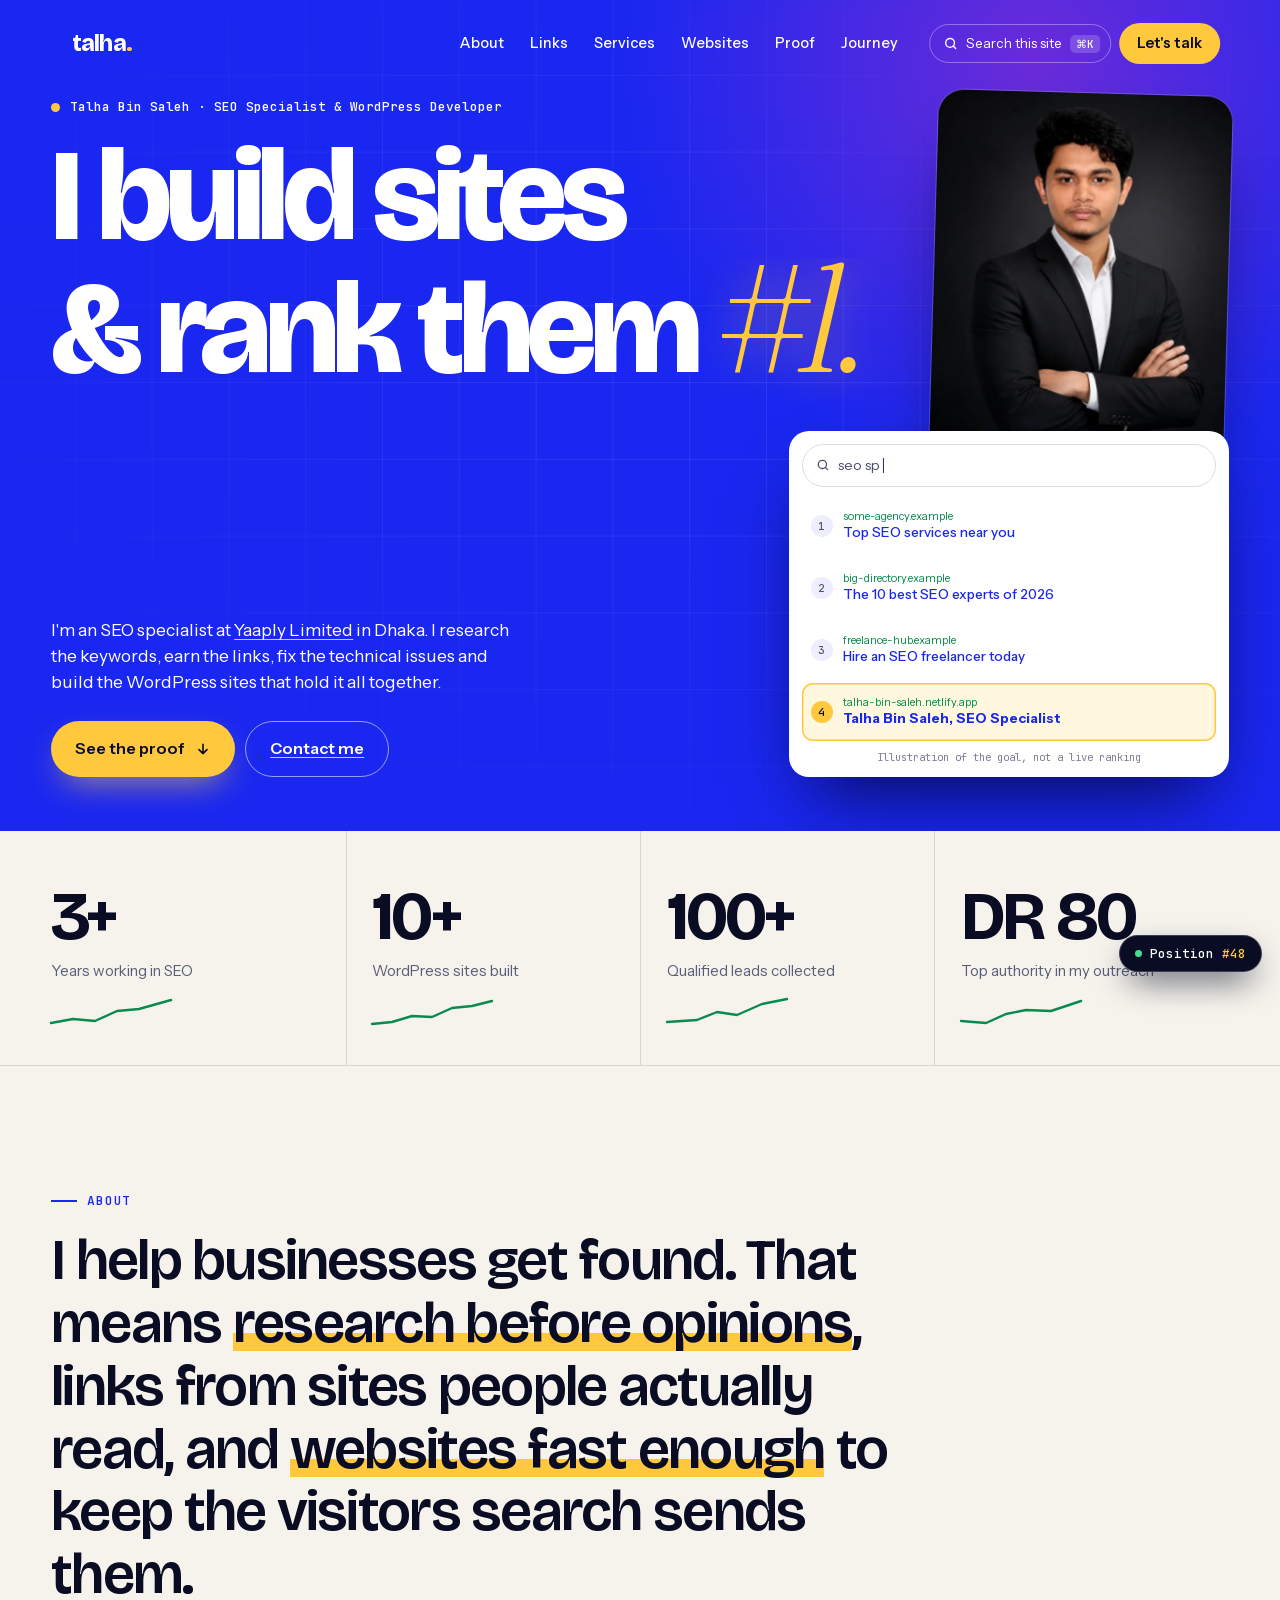
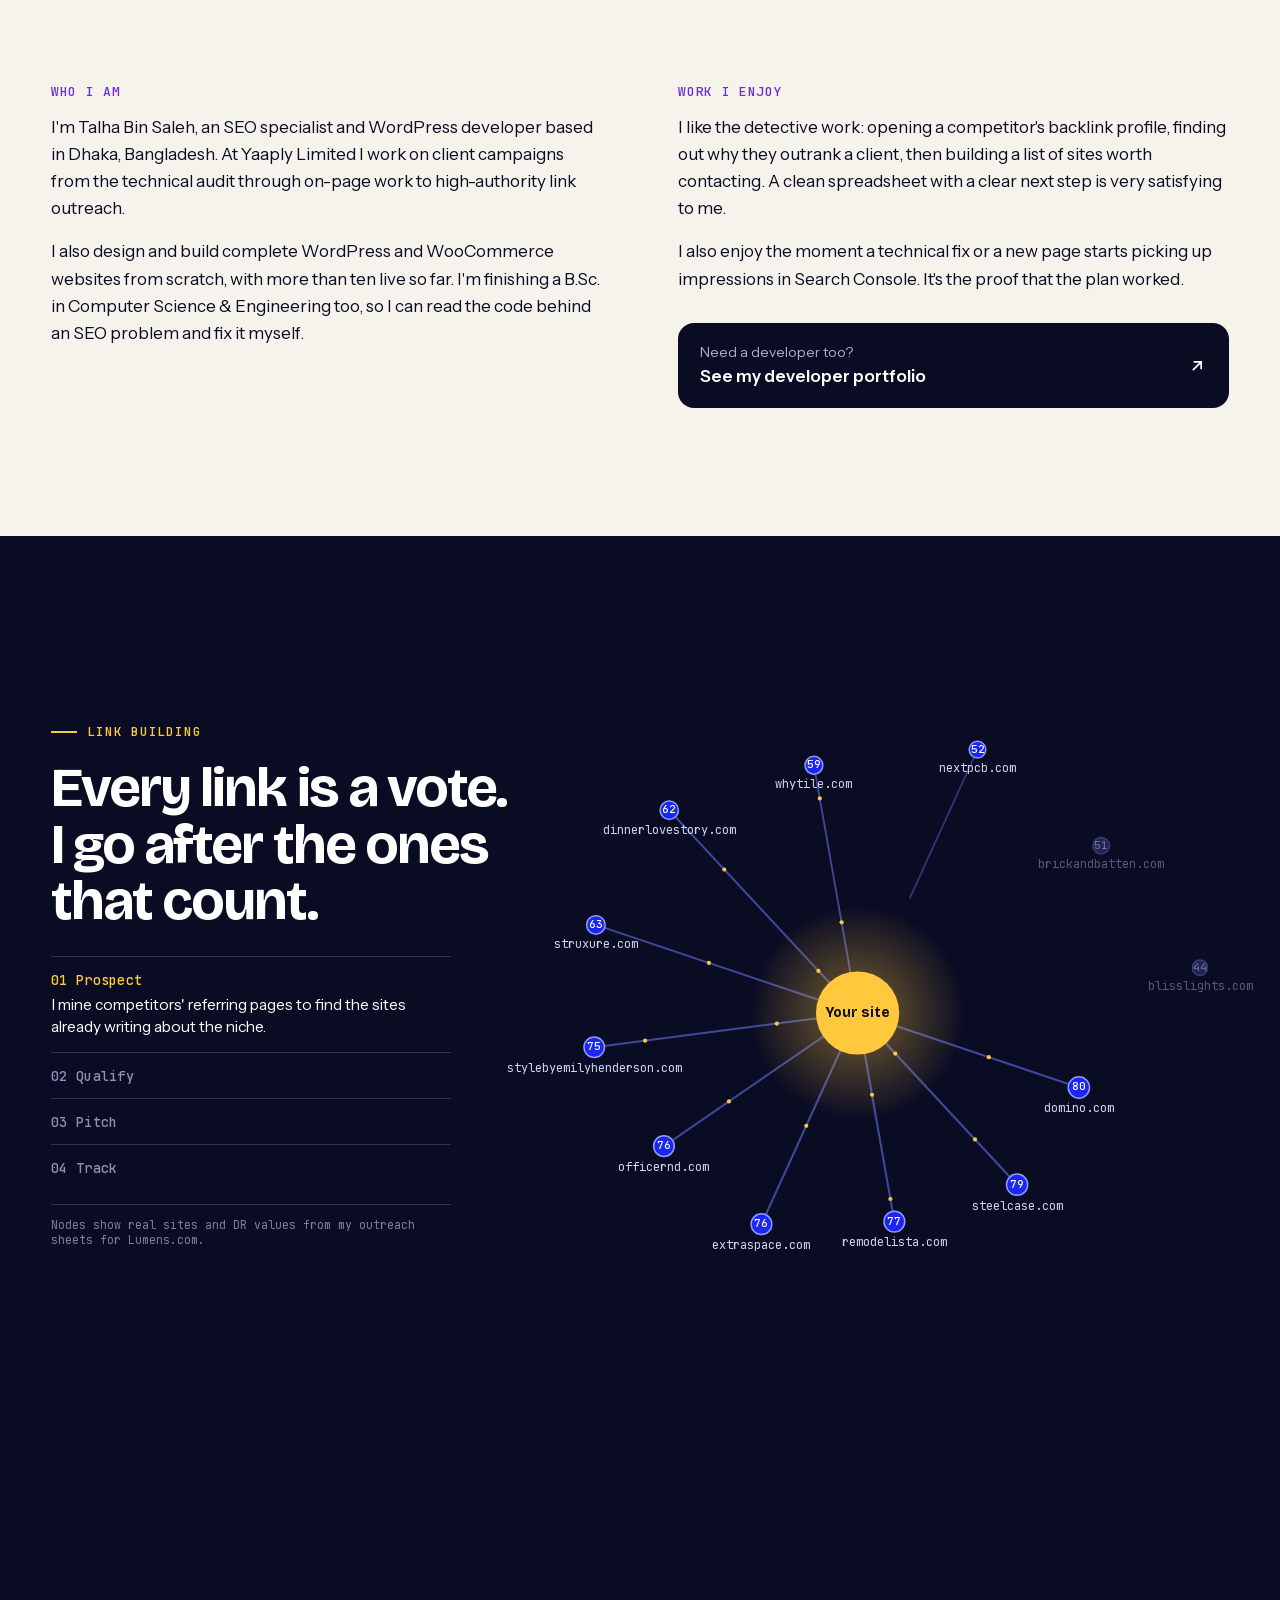
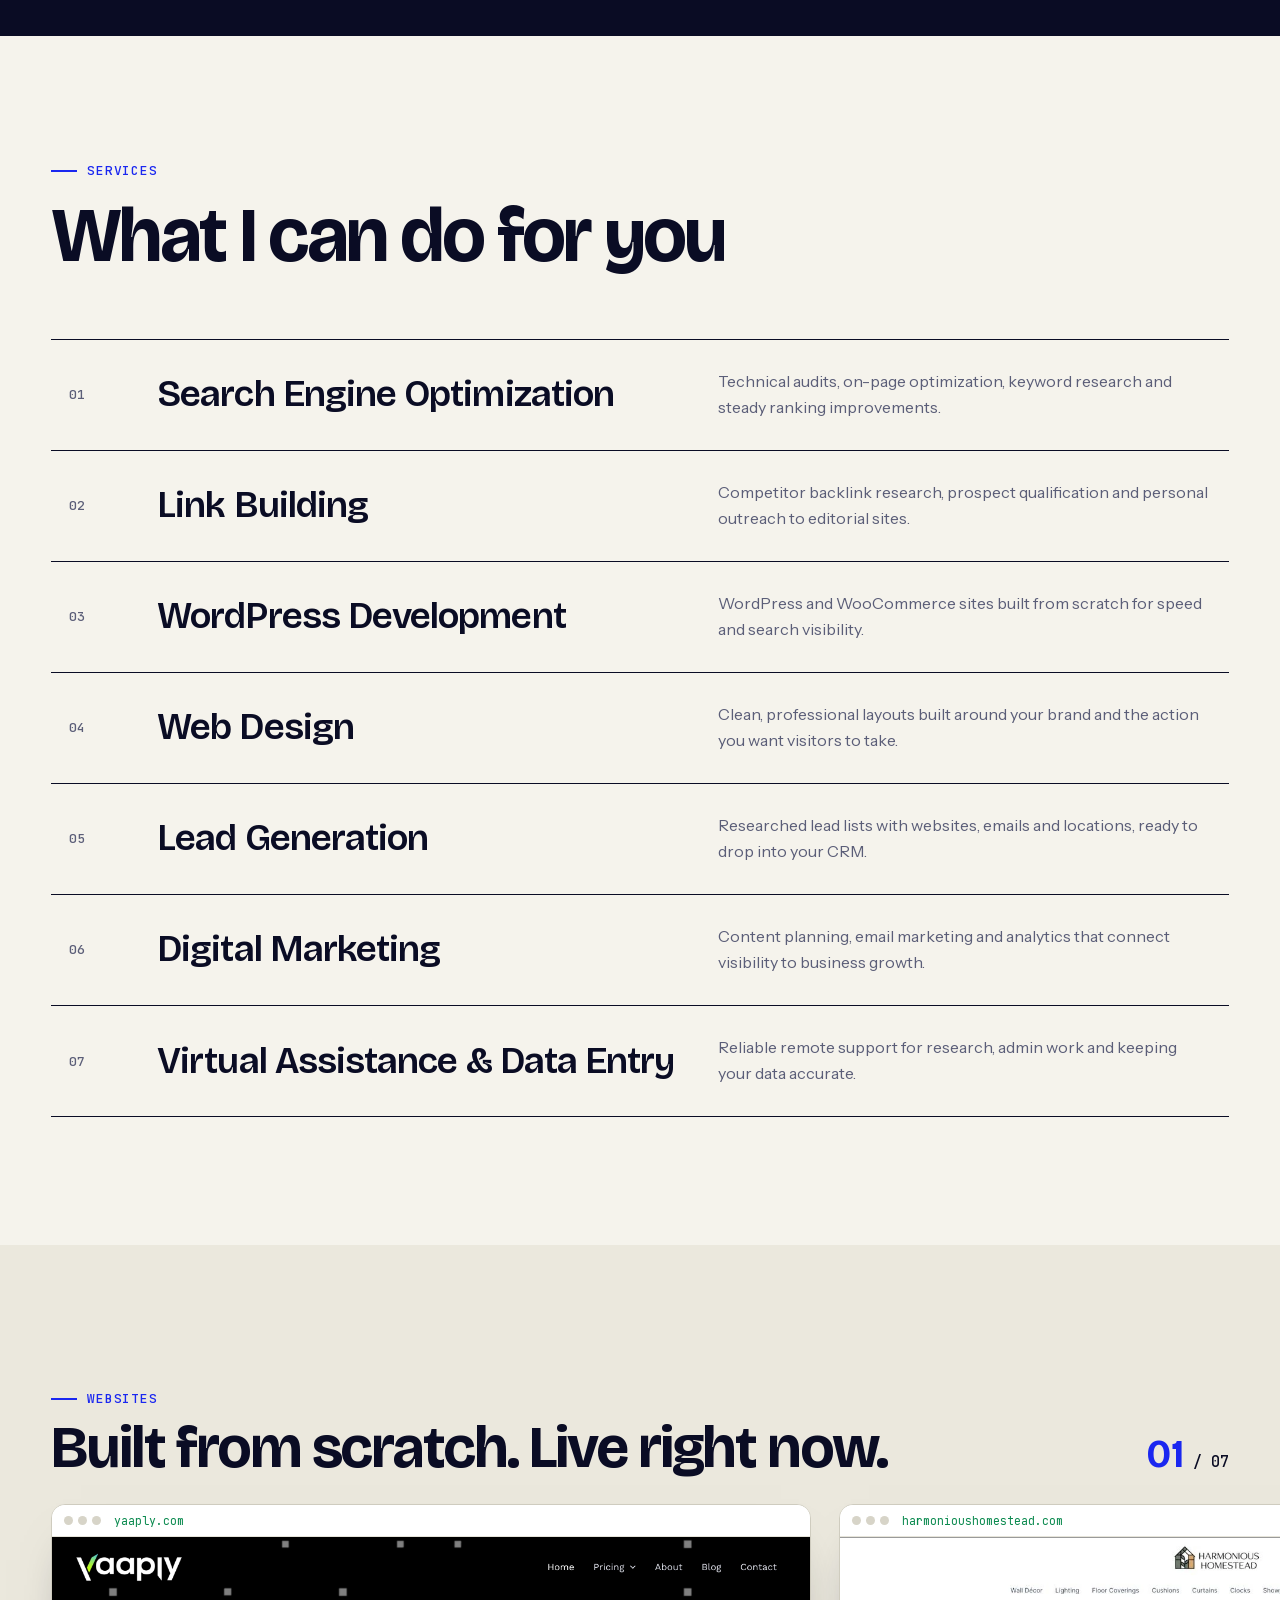
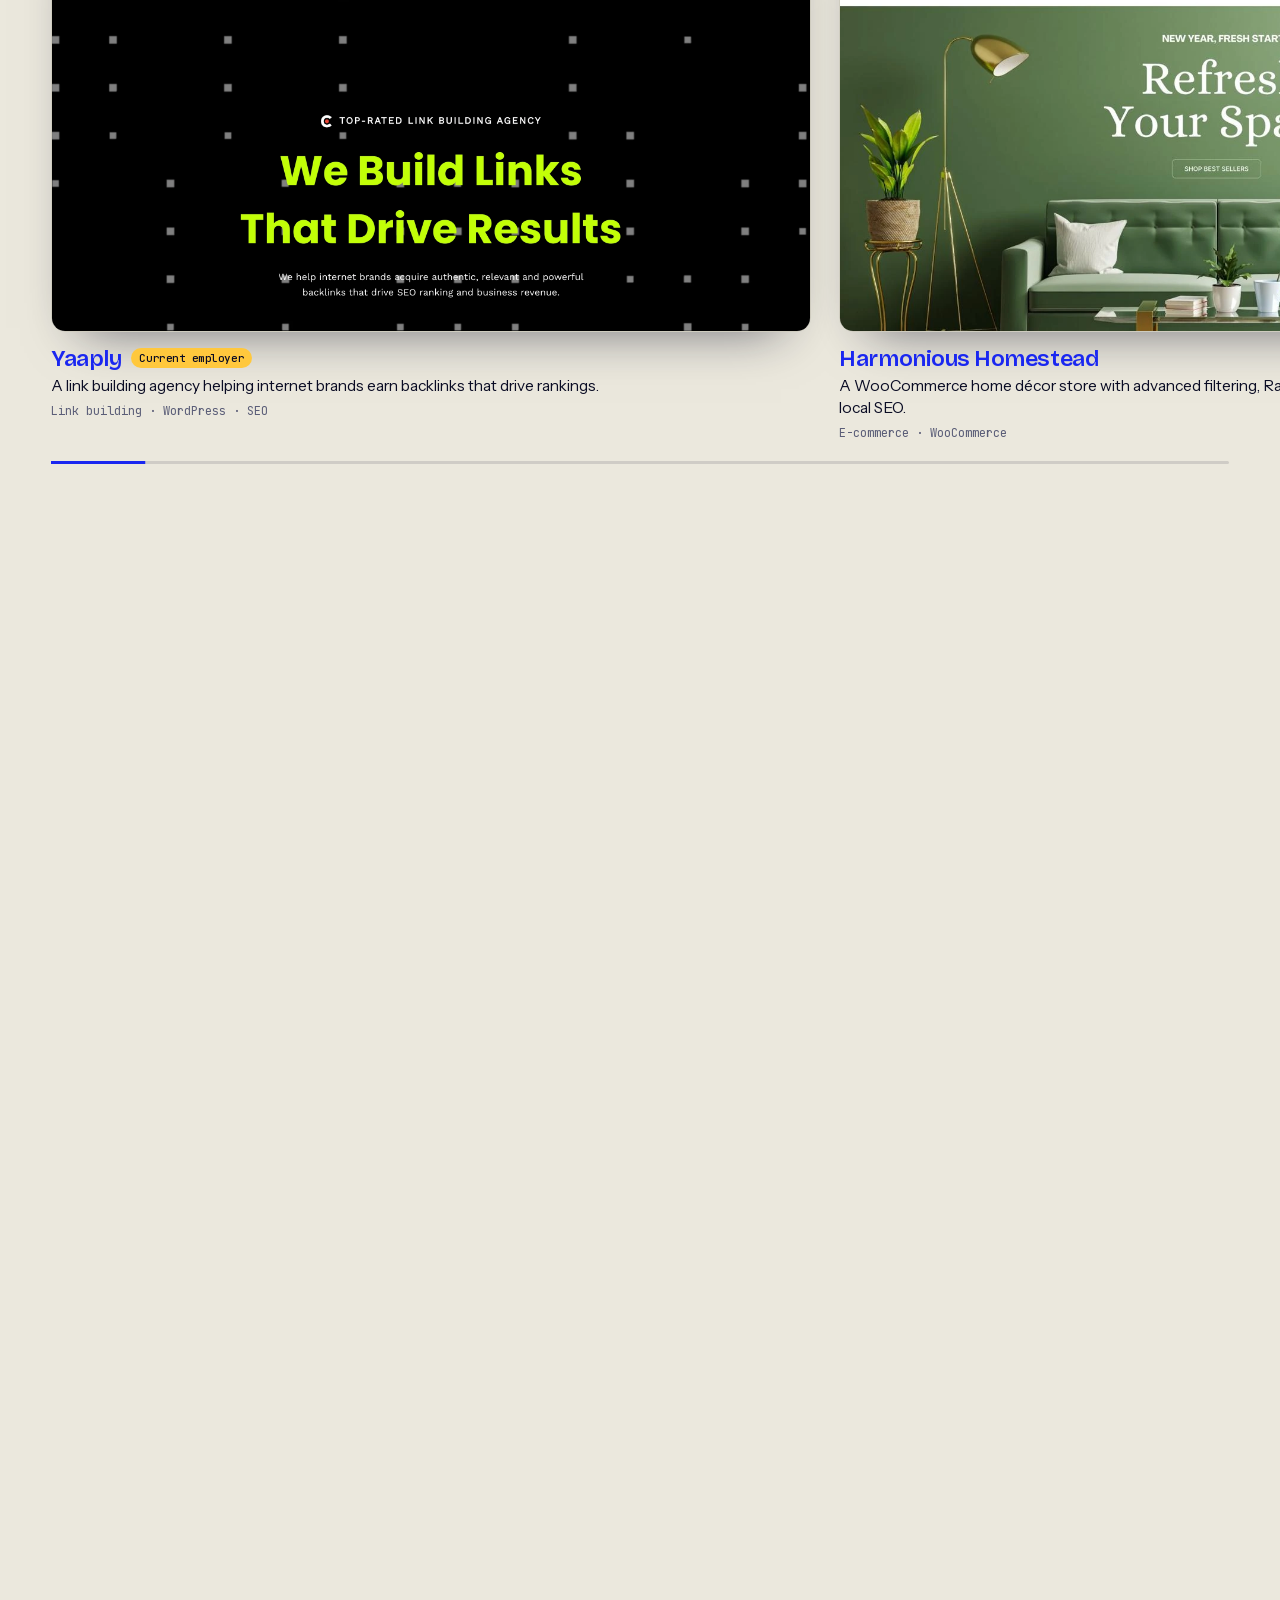
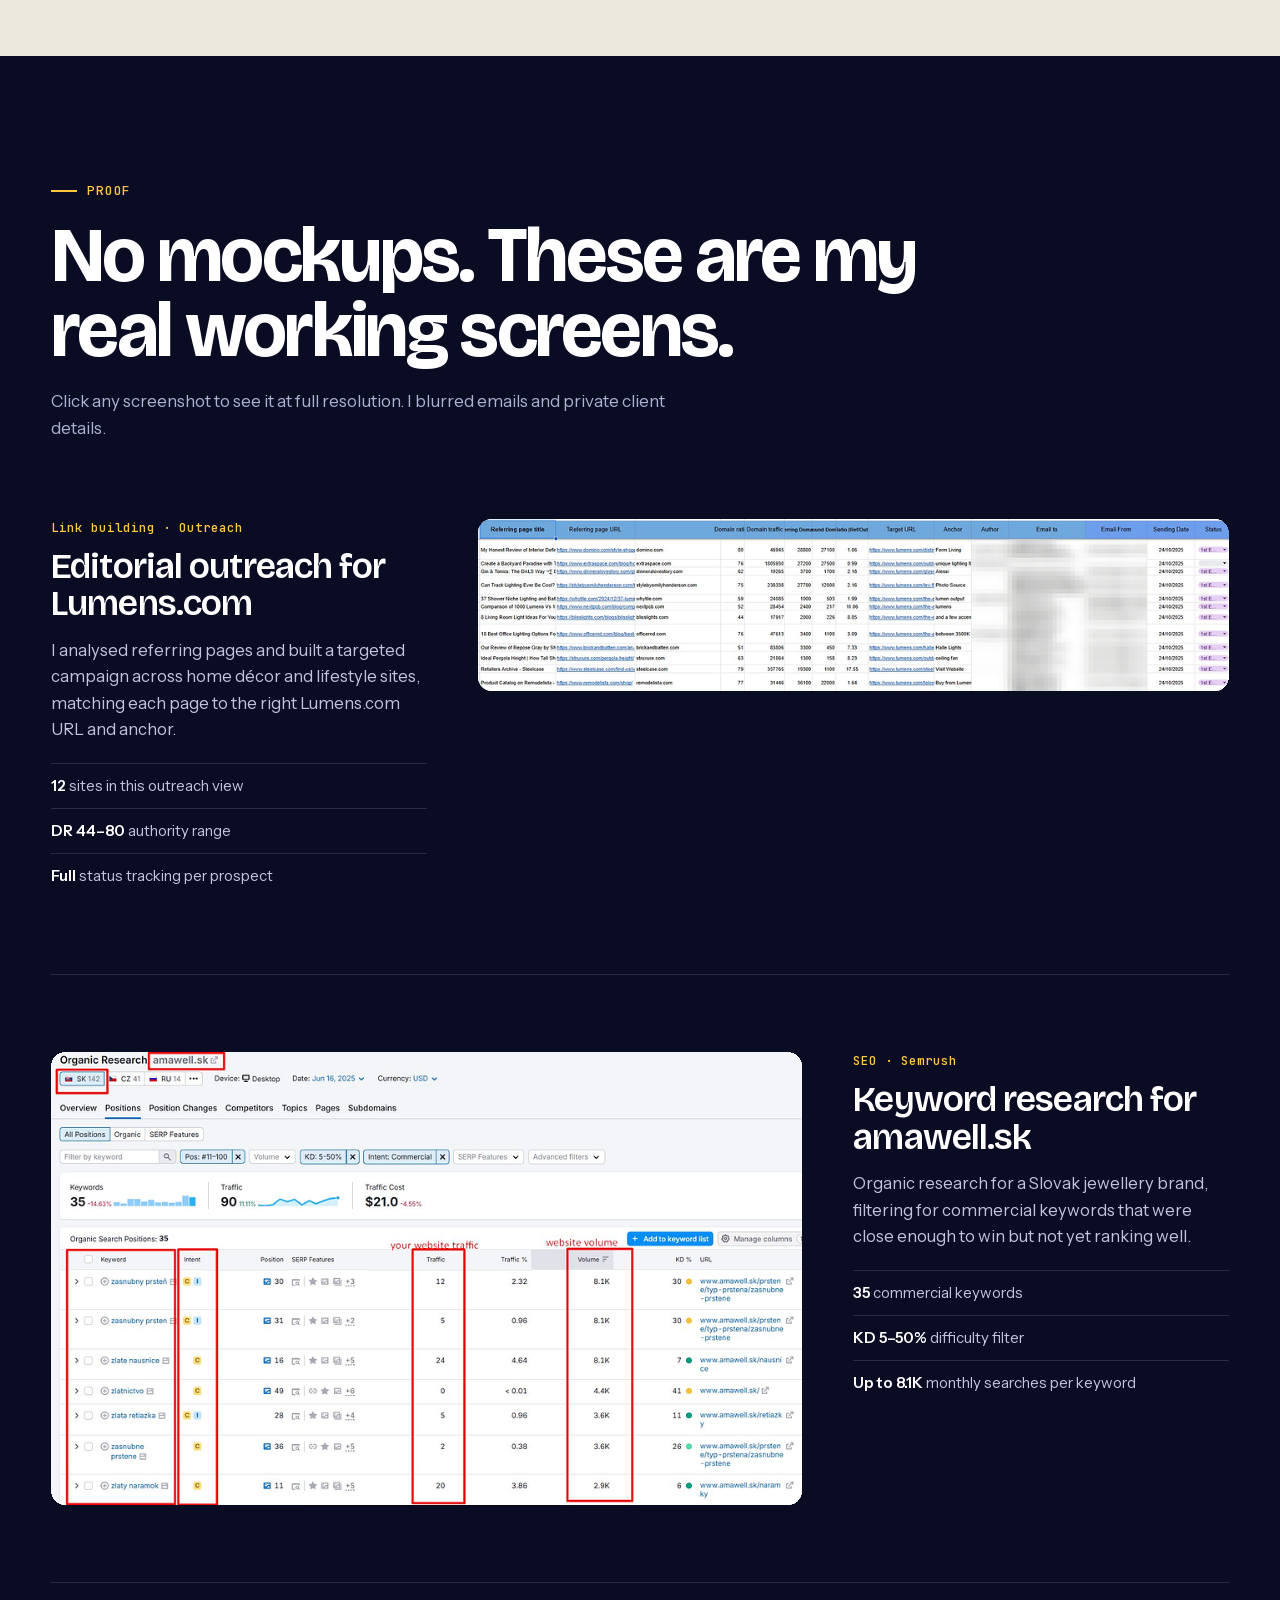
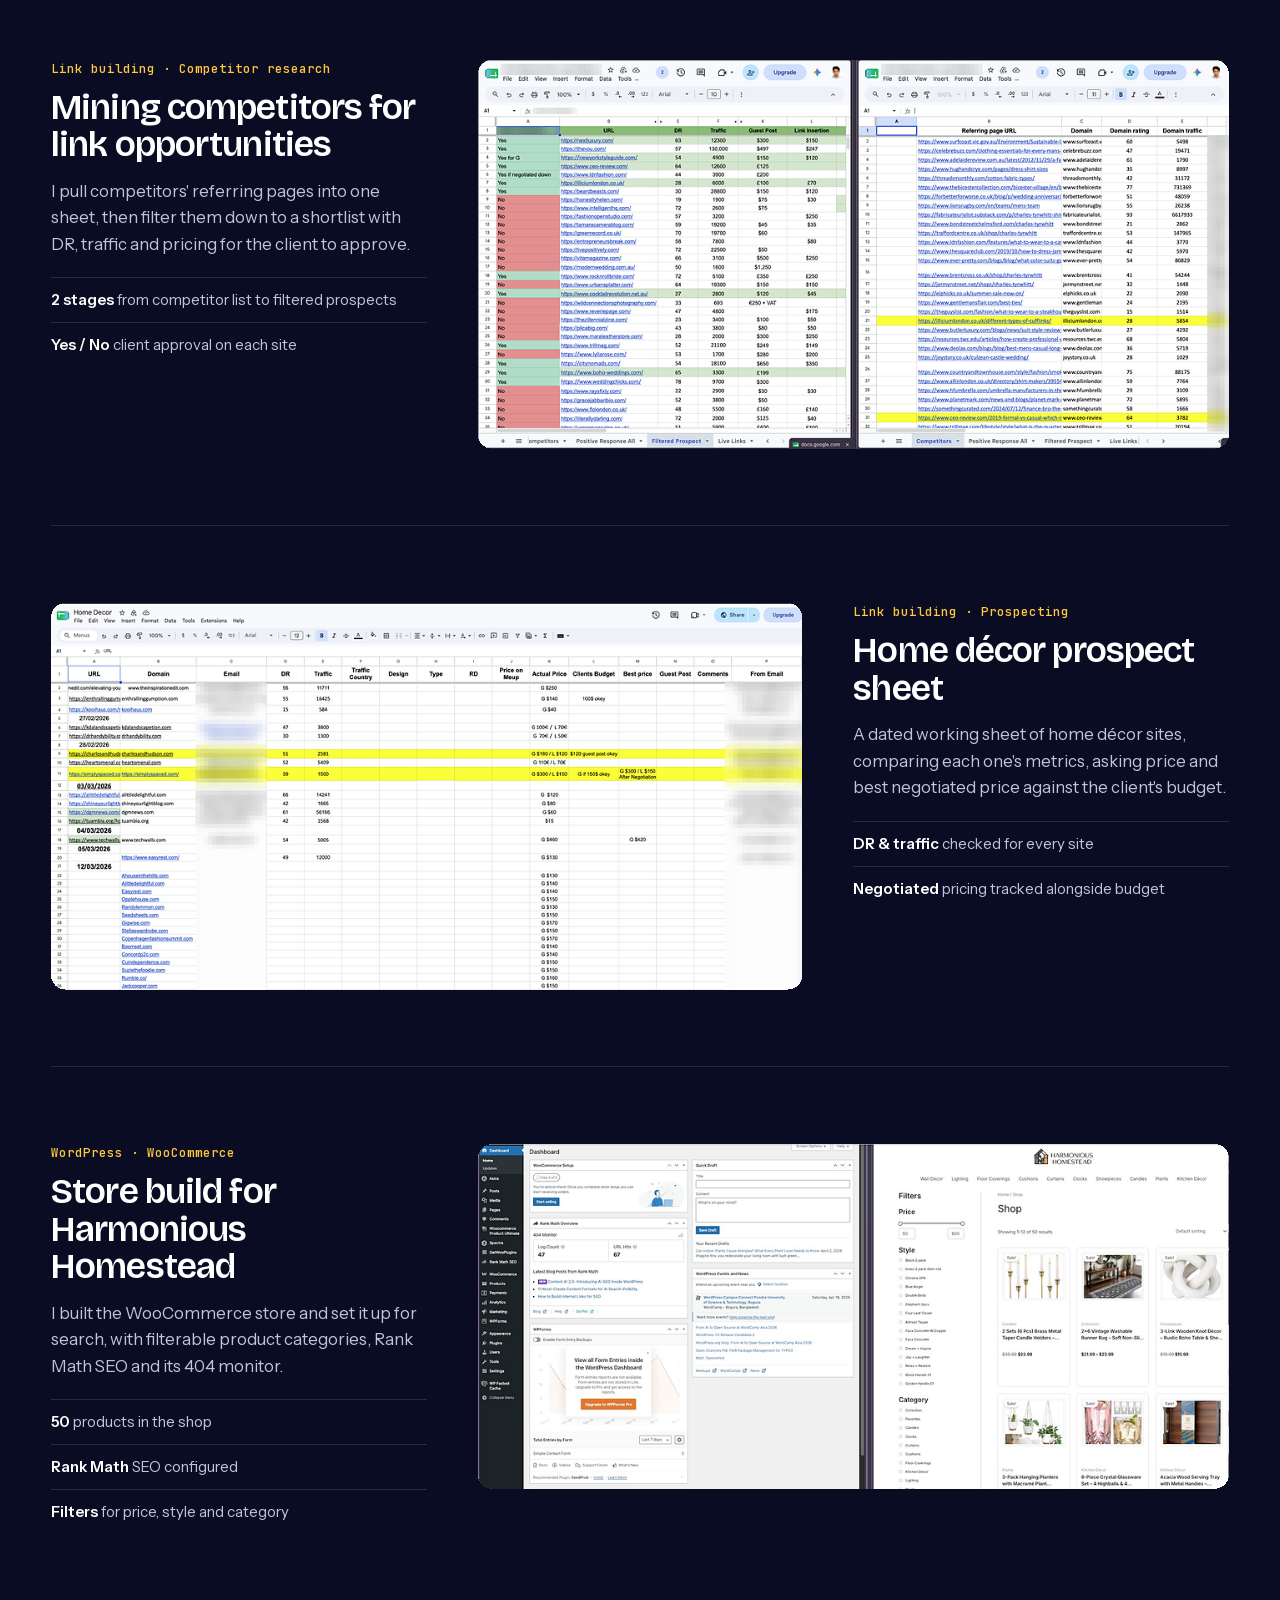
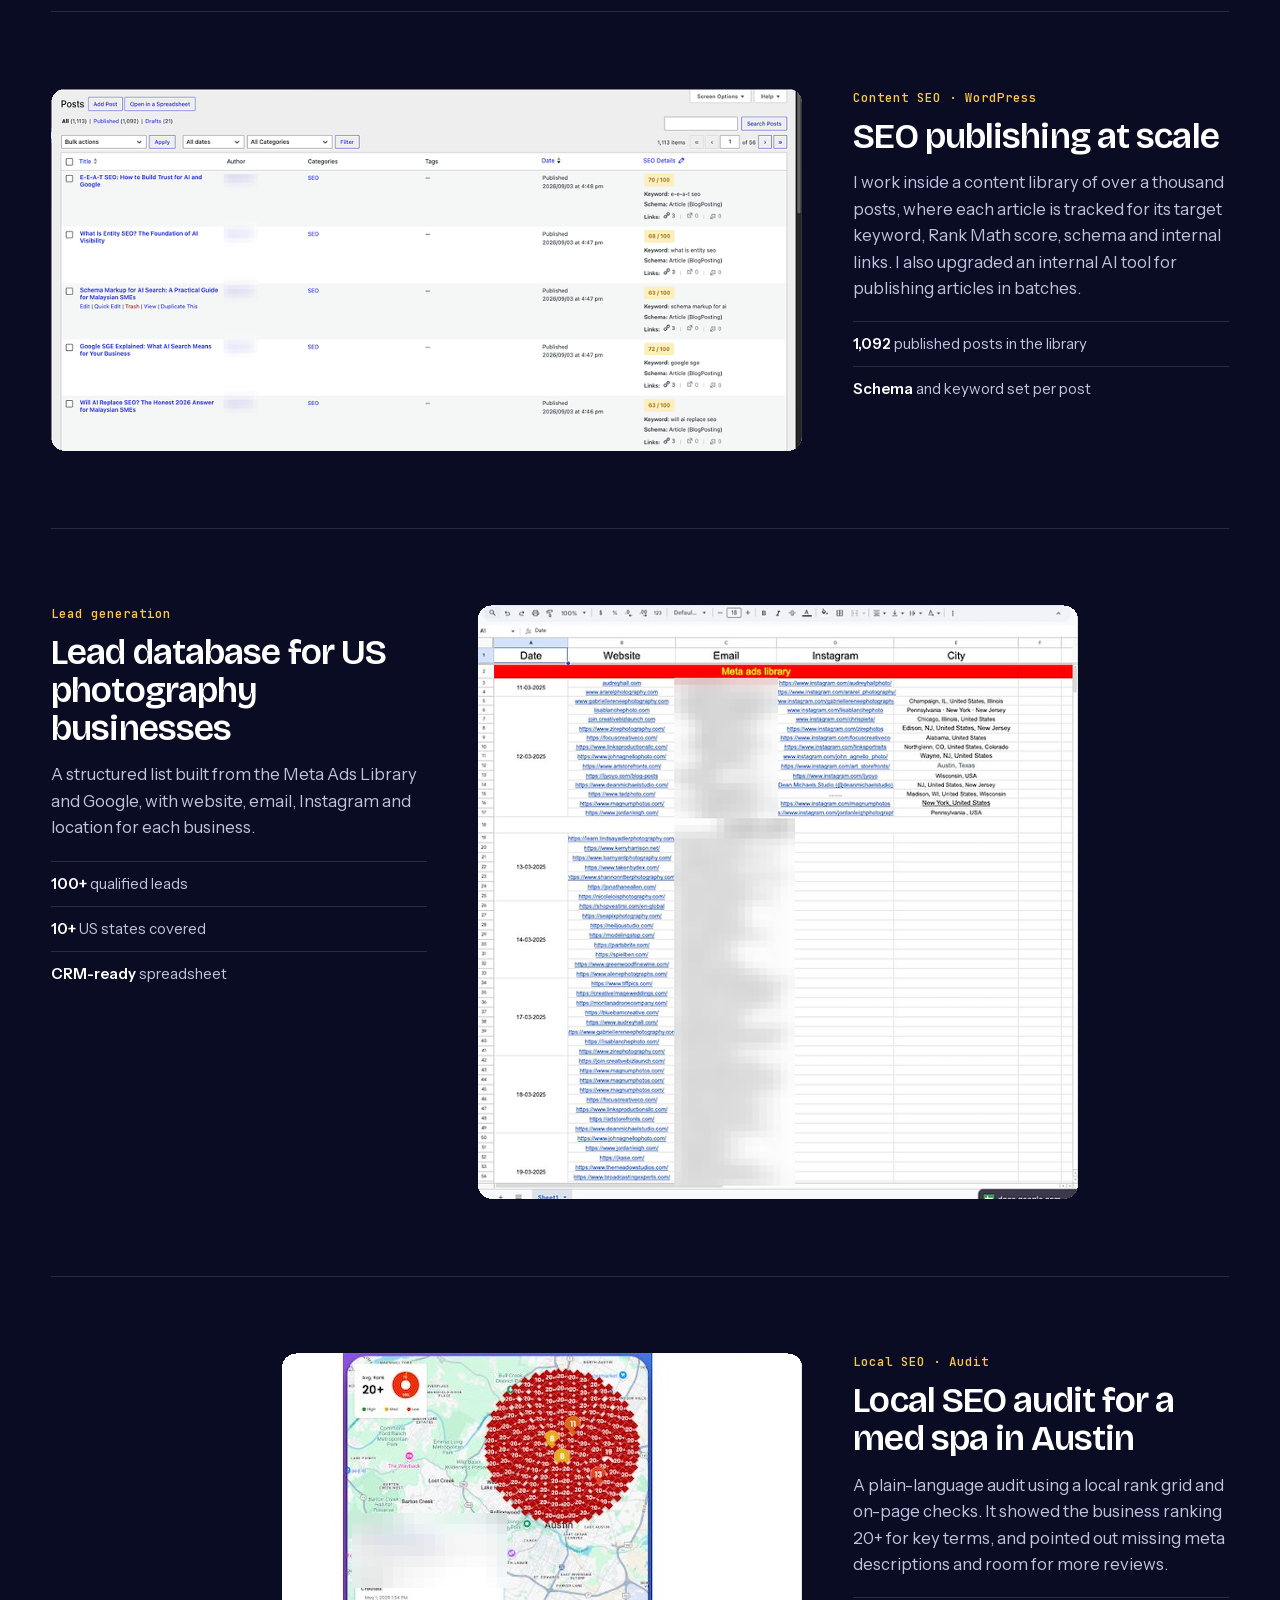
<file: index.html>
<!doctype html>
<html lang="en">
<head>
<meta charset="utf-8">
<meta name="viewport" content="width=device-width, initial-scale=1">
<title>Talha Bin Saleh | SEO Specialist &amp; WordPress Developer, Dhaka</title>
<meta name="description" content="Talha Bin Saleh is an SEO specialist and WordPress developer at Yaaply Limited, Dhaka. Link building, keyword research, technical audits and WooCommerce builds.">
<meta name="author" content="Talha Bin Saleh">
<meta name="robots" content="index,follow,max-image-preview:large">
<meta name="theme-color" content="#1a27f0">
<link rel="canonical" href="https://talha-bin-saleh.netlify.app/">
<meta property="og:type" content="profile">
<meta property="og:site_name" content="Talha Bin Saleh">
<meta property="og:title" content="Talha Bin Saleh | SEO Specialist &amp; WordPress Developer">
<meta property="og:description" content="Link building, keyword research, technical audits and WooCommerce builds, with the real screenshots to prove it.">
<meta property="og:url" content="https://talha-bin-saleh.netlify.app/">
<meta property="og:image" content="https://talha-bin-saleh.netlify.app/og-image.png">
<meta property="og:image:width" content="1200">
<meta property="og:image:height" content="630">
<meta name="twitter:card" content="summary_large_image">
<meta name="twitter:title" content="Talha Bin Saleh | SEO Specialist &amp; WordPress Developer">
<meta name="twitter:description" content="Link building, keyword research, technical audits and WooCommerce builds, with the real screenshots to prove it.">
<meta name="twitter:image" content="https://talha-bin-saleh.netlify.app/og-image.png">
<link rel="icon" href="/favicon.ico" sizes="48x48">
<link rel="icon" href="/icon-192.png" type="image/png" sizes="192x192">
<link rel="apple-touch-icon" href="/apple-touch-icon.png">
<link rel="preload" href="assets/fonts/bricolage-grotesque.woff2" as="font" type="font/woff2" crossorigin>
<link rel="preload" href="assets/fonts/instrument-sans.woff2" as="font" type="font/woff2" crossorigin>
<link rel="preload" as="image" href="assets/img/talha-640.webp" imagesrcset="assets/img/talha-640.webp 640w, assets/img/talha.webp 1122w" imagesizes="(max-width: 900px) 80vw, 32vw">
<link rel="stylesheet" href="assets/style.css">
<script>document.documentElement.classList.add('js')</script>
<script type="application/ld+json">
{"@context":"https://schema.org","@graph":[
{"@type":"WebSite","@id":"https://talha-bin-saleh.netlify.app/#website","url":"https://talha-bin-saleh.netlify.app/","name":"Talha Bin Saleh","inLanguage":"en"},
{"@type":"ProfilePage","@id":"https://talha-bin-saleh.netlify.app/#page","url":"https://talha-bin-saleh.netlify.app/","name":"Talha Bin Saleh | SEO Specialist & WordPress Developer","isPartOf":{"@id":"https://talha-bin-saleh.netlify.app/#website"},"mainEntity":{"@id":"https://talha-bin-saleh.netlify.app/#talha"}},
{"@type":"Person","@id":"https://talha-bin-saleh.netlify.app/#talha","name":"Talha Bin Saleh","url":"https://talha-bin-saleh.netlify.app/","image":"https://talha-bin-saleh.netlify.app/assets/img/talha.webp","jobTitle":"SEO Specialist & WordPress Developer","email":"mailto:talhabinsalehasif32@gmail.com","telephone":"+8801700547094","address":{"@type":"PostalAddress","addressLocality":"Dhaka","addressCountry":"BD"},"worksFor":{"@type":"Organization","name":"Yaaply Limited","url":"https://yaaply.com/"},"alumniOf":{"@type":"CollegeOrUniversity","name":"Daffodil Institute of Information Technology"},"knowsAbout":["Search engine optimization","Link building","Keyword research","Technical SEO","Local SEO","WordPress","WooCommerce","Lead generation"],"sameAs":["https://www.linkedin.com/in/talha-bin-saleh/","https://github.com/talhabinsaleh","https://talha-bin-saleh-dev.vercel.app/"]}
]}
</script>
</head>
<body>
<a class="skip" href="#main">Skip to content</a>
<div class="crawl" aria-hidden="true"></div>

<header class="nav" id="nav">
  <a class="brand" href="#top" aria-label="Talha Bin Saleh, home">talha<i>.</i></a>
  <nav aria-label="Main">
    <a href="#about">About</a>
    <a href="#links">Links</a>
    <a href="#services">Services</a>
    <a href="#websites">Websites</a>
    <a href="#proof">Proof</a>
    <a href="#journey">Journey</a>
  </nav>
  <button class="nav-search" type="button" id="openSearch" aria-label="Search this site">
    <svg viewBox="0 0 24 24" width="15" height="15" aria-hidden="true"><circle cx="11" cy="11" r="7"/><path d="m20 20-4-4"/></svg>
    <span>Search this site</span><kbd>⌘K</kbd>
  </button>
  <a class="nav-cta" href="#contact">Let's talk</a>
</header>

<main id="main">
<section class="hero" id="top">
  <div class="hero-grid" aria-hidden="true"></div>
  <div class="hero-light" aria-hidden="true"></div>
  <div class="wrap hero-in">
    <h1>
      <span class="eyebrow"><b></b>Talha Bin Saleh · SEO Specialist &amp; WordPress Developer</span>
      <span class="big">
        <span class="ln"><span>I build sites</span></span>
        <span class="ln"><span>&amp; rank them <em>#1.</em></span></span>
      </span>
    </h1>

    <div class="hero-lower">
      <div class="hero-copy">
        <p>I'm an SEO specialist at <a href="https://yaaply.com/" rel="noopener" target="_blank">Yaaply Limited</a> in Dhaka. I research the keywords, earn the links, fix the technical issues and build the WordPress sites that hold it all together.</p>
        <div class="btns">
          <a class="btn btn-gold" href="#proof"><span>See the proof</span><svg viewBox="0 0 24 24" width="16" height="16" aria-hidden="true"><path d="M12 5v14m0 0 6-6m-6 6-6-6"/></svg></a>
          <a class="btn btn-line" href="#contact"><span>Contact me</span></a>
        </div>
      </div>

      <figure class="portrait">
        <div class="portrait-in">
          <img src="assets/img/talha-640.webp" srcset="assets/img/talha-640.webp 640w, assets/img/talha.webp 1122w" sizes="(max-width: 900px) 80vw, 32vw" width="1122" height="1402" alt="Talha Bin Saleh, SEO specialist, in a dark suit with arms crossed" fetchpriority="high">
        </div>
      </figure>

      <div class="serp" id="serp" aria-hidden="true">
        <div class="serp-q">
          <svg viewBox="0 0 24 24" width="14" height="14"><circle cx="11" cy="11" r="7"/><path d="m20 20-4-4"/></svg>
          <span id="serpQ"></span><i class="caret"></i>
        </div>
        <ol class="serp-list" id="serpList">
          <li style="--pos:0"><u>1</u><div><small>some-agency.example</small><strong>Top SEO services near you</strong></div></li>
          <li style="--pos:1"><u>2</u><div><small>big-directory.example</small><strong>The 10 best SEO experts of 2026</strong></div></li>
          <li style="--pos:2"><u>3</u><div><small>freelance-hub.example</small><strong>Hire an SEO freelancer today</strong></div></li>
          <li style="--pos:3" class="me"><u>4</u><div><small>talha-bin-saleh.netlify.app</small><strong>Talha Bin Saleh, SEO Specialist</strong></div><span class="stars">★★★★★</span></li>
        </ol>
        <p class="serp-note">Illustration of the goal, not a live ranking</p>
      </div>
    </div>
  </div>
</section>

<section class="tracker wrap" aria-label="Key numbers">
  <div class="stat r"><b><span class="n" data-to="3">3</span>+</b><span>Years working in SEO</span><svg class="spark" viewBox="0 0 120 30" aria-hidden="true"><path pathLength="1" d="M0 26 22 22 44 24 66 14 88 12 120 3"/></svg></div>
  <div class="stat r"><b><span class="n" data-to="10">10</span>+</b><span>WordPress sites built</span><svg class="spark" viewBox="0 0 120 30" aria-hidden="true"><path pathLength="1" d="M0 27 20 25 40 19 60 20 80 11 100 9 120 4"/></svg></div>
  <div class="stat r"><b><span class="n" data-to="100">100</span>+</b><span>Qualified leads collected</span><svg class="spark" viewBox="0 0 120 30" aria-hidden="true"><path pathLength="1" d="M0 25 30 23 50 15 70 18 95 7 120 2"/></svg></div>
  <div class="stat r"><b>DR <span class="n" data-to="80">80</span></b><span>Top authority in my outreach</span><svg class="spark" viewBox="0 0 120 30" aria-hidden="true"><path pathLength="1" d="M0 24 25 26 45 17 65 13 90 14 120 4"/></svg></div>
</section>

<section class="about wrap" id="about">
  <p class="tag r">About</p>
  <h2 class="say r">I help businesses get found. That means <mark>research before opinions</mark>, links from sites people actually read, and <mark>websites fast enough</mark> to keep the visitors search sends them.</h2>
  <div class="about-cols">
    <div class="r">
      <h3>Who I am</h3>
      <p>I'm Talha Bin Saleh, an SEO specialist and WordPress developer based in Dhaka, Bangladesh. At Yaaply Limited I work on client campaigns from the technical audit through on-page work to high-authority link outreach.</p>
      <p>I also design and build complete WordPress and WooCommerce websites from scratch, with more than ten live so far. I'm finishing a B.Sc. in Computer Science &amp; Engineering too, so I can read the code behind an SEO problem and fix it myself.</p>
    </div>
    <div class="r">
      <h3>Work I enjoy</h3>
      <p>I like the detective work: opening a competitor's backlink profile, finding out why they outrank a client, then building a list of sites worth contacting. A clean spreadsheet with a clear next step is very satisfying to me.</p>
      <p>I also enjoy the moment a technical fix or a new page starts picking up impressions in Search Console. It's the proof that the plan worked.</p>
      <a class="crosslink" href="https://talha-bin-saleh-dev.vercel.app/" target="_blank" rel="noopener">
        <span><small>Need a developer too?</small><strong>See my developer portfolio</strong></span>
        <svg viewBox="0 0 24 24" width="20" height="20" aria-hidden="true"><path d="M7 17 17 7M8 7h9v9"/></svg>
      </a>
    </div>
  </div>
</section>

<section class="links" id="links">
  <div class="links-pin">
    <canvas id="graph" aria-hidden="true"></canvas>
    <div class="wrap links-in">
      <p class="tag tag-light">Link building</p>
      <h2>Every link is a vote. I go after the ones that count.</h2>
      <ol class="steps" id="steps">
        <li class="on"><b>01 Prospect</b><span>I mine competitors' referring pages to find the sites already writing about the niche.</span></li>
        <li><b>02 Qualify</b><span>Every site gets filtered on domain rating, real traffic, referring domains and relevance.</span></li>
        <li><b>03 Pitch</b><span>Personal outreach to the right editor, with a reason for them to care. Then I negotiate the terms.</span></li>
        <li><b>04 Track</b><span>Each prospect, follow-up and live link stays in one sheet, so the client always knows where things stand.</span></li>
      </ol>
      <p class="graph-note">Nodes show real sites and DR values from my outreach sheets for Lumens.com.</p>
    </div>
  </div>
</section>

<section class="services wrap" id="services">
  <p class="tag r">Services</p>
  <h2 class="title r">What I can do for you</h2>
  <ul class="svc">
    <li class="r"><span>01</span><h3>Search Engine Optimization</h3><p>Technical audits, on-page optimization, keyword research and steady ranking improvements.</p></li>
    <li class="r"><span>02</span><h3>Link Building</h3><p>Competitor backlink research, prospect qualification and personal outreach to editorial sites.</p></li>
    <li class="r"><span>03</span><h3>WordPress Development</h3><p>WordPress and WooCommerce sites built from scratch for speed and search visibility.</p></li>
    <li class="r"><span>04</span><h3>Web Design</h3><p>Clean, professional layouts built around your brand and the action you want visitors to take.</p></li>
    <li class="r"><span>05</span><h3>Lead Generation</h3><p>Researched lead lists with websites, emails and locations, ready to drop into your CRM.</p></li>
    <li class="r"><span>06</span><h3>Digital Marketing</h3><p>Content planning, email marketing and analytics that connect visibility to business growth.</p></li>
    <li class="r"><span>07</span><h3>Virtual Assistance &amp; Data Entry</h3><p>Reliable remote support for research, admin work and keeping your data accurate.</p></li>
  </ul>
</section>

<section class="sites" id="websites">
  <div class="sites-pin">
    <div class="wrap sites-head">
      <div><p class="tag">Websites</p><h2 class="title">Built from scratch. Live right now.</h2></div>
      <p class="sites-count"><b id="siteNow">01</b> / 07</p>
    </div>
    <div class="track" id="track">
      <a class="site" href="https://yaaply.com/" target="_blank" rel="noopener">
        <div class="frame"><div class="bar"><i></i><i></i><i></i><span>yaaply.com</span></div><img src="assets/img/site-yaaply.webp" width="2560" height="1330" loading="lazy" decoding="async" alt="Yaaply link building agency homepage"></div>
        <h3>Yaaply <em>Current employer</em></h3><p>A link building agency helping internet brands earn backlinks that drive rankings.</p><small>Link building · WordPress · SEO</small>
      </a>
      <a class="site" href="https://harmonioushomestead.com/" target="_blank" rel="noopener">
        <div class="frame"><div class="bar"><i></i><i></i><i></i><span>harmonioushomestead.com</span></div><img src="assets/img/site-harmonious.webp" width="1280" height="662" loading="lazy" decoding="async" alt="Harmonious Homestead home décor WooCommerce store"></div>
        <h3>Harmonious Homestead</h3><p>A WooCommerce home décor store with advanced filtering, Rank Math SEO and local SEO.</p><small>E-commerce · WooCommerce</small>
      </a>
      <a class="site" href="https://legaldowntown.com/" target="_blank" rel="noopener">
        <div class="frame"><div class="bar"><i></i><i></i><i></i><span>legaldowntown.com</span></div><img src="assets/img/site-legal.webp" width="1280" height="662" loading="lazy" decoding="async" alt="Legal Downtown law book store homepage"></div>
        <h3>Legal Downtown</h3><p>A law book store selling practice guides, case books, legal templates and dictionaries.</p><small>Legal · WooCommerce</small>
      </a>
      <a class="site" href="https://fastclippingpath.com/" target="_blank" rel="noopener">
        <div class="frame"><div class="bar"><i></i><i></i><i></i><span>fastclippingpath.com</span></div><img src="assets/img/site-fastclipping.webp" width="1280" height="665" loading="lazy" decoding="async" alt="Fast Clipping Path photo editing service homepage"></div>
        <h3>Fast Clipping Path</h3><p>Photo editing and shadow effects for photographers, e-commerce brands and fashion houses.</p><small>Photo editing · WordPress · SEO</small>
      </a>
      <a class="site" href="https://visualsparrow.com/" target="_blank" rel="noopener">
        <div class="frame"><div class="bar"><i></i><i></i><i></i><span>visualsparrow.com</span></div><img src="assets/img/site-visualsparrow.webp" width="2560" height="1330" loading="lazy" decoding="async" alt="Visual Sparrow image retouching agency homepage"></div>
        <h3>Visual Sparrow</h3><p>An image retouching agency with service pages, pricing and lead generation built in.</p><small>Retouching · E-commerce · WordPress</small>
      </a>
      <a class="site" href="https://incredibelawyer.com/" target="_blank" rel="noopener">
        <div class="frame"><div class="bar"><i></i><i></i><i></i><span>incredibelawyer.com</span></div><img src="assets/img/site-lawyer.webp" width="1280" height="663" loading="lazy" decoding="async" alt="Incredible Lawyer directory homepage with a lawyer search box"></div>
        <h3>Incredible Lawyer</h3><p>A searchable lawyer directory covering criminal, business, banking, real estate and immigration law.</p><small>Directory · WordPress · Listings</small>
      </a>
      <a class="site site-next" href="#contact">
        <div class="next-card"><span>07</span><strong>Yours could be next.</strong><em>Start a project ↗</em></div>
        <h3>Always building</h3><p>Every new build starts with SEO, speed and conversions in mind.</p><small>In progress</small>
      </a>
    </div>
    <div class="track-bar" aria-hidden="true"><i id="trackFill"></i></div>
  </div>
</section>

<section class="proof" id="proof">
  <div class="wrap">
    <p class="tag tag-light r">Proof</p>
    <h2 class="title r">No mockups. These are my real working screens.</h2>
    <p class="proof-lead r">Click any screenshot to see it at full resolution. I blurred emails and private client details.</p>

    <article class="case">
      <div class="case-t r"><span class="kind">Link building · Outreach</span><h3>Editorial outreach for Lumens.com</h3><p>I analysed referring pages and built a targeted campaign across home décor and lifestyle sites, matching each page to the right Lumens.com URL and anchor.</p><ul><li><b>12</b> sites in this outreach view</li><li><b>DR 44–80</b> authority range</li><li><b>Full</b> status tracking per prospect</li></ul></div>
      <button class="shot r" type="button" data-full="assets/img/case-lumens.webp" aria-label="View the Lumens.com outreach sheet at full size"><img src="assets/img/case-lumens-900.webp" srcset="assets/img/case-lumens-900.webp 900w, assets/img/case-lumens.webp 1701w" sizes="(max-width: 900px) 92vw, min(59vw, 868px)" width="1701" height="391" loading="lazy" decoding="async" alt="Spreadsheet of Lumens.com outreach prospects with domain rating, traffic, anchor text and email status"></button>
    </article>

    <article class="case">
      <div class="case-t r"><span class="kind">SEO · Semrush</span><h3>Keyword research for amawell.sk</h3><p>Organic research for a Slovak jewellery brand, filtering for commercial keywords that were close enough to win but not yet ranking well.</p><ul><li><b>35</b> commercial keywords</li><li><b>KD 5–50%</b> difficulty filter</li><li><b>Up to 8.1K</b> monthly searches per keyword</li></ul></div>
      <button class="shot r" type="button" data-full="assets/img/case-keywords.webp" aria-label="View the amawell.sk keyword research at full size"><img src="assets/img/case-keywords-900.webp" srcset="assets/img/case-keywords-900.webp 900w, assets/img/case-keywords.webp 1378w" sizes="(max-width: 900px) 92vw, min(59vw, 868px)" width="1378" height="832" loading="lazy" decoding="async" alt="Semrush organic research for amawell.sk showing keywords, intent, position, traffic, volume and difficulty"></button>
    </article>

    <article class="case">
      <div class="case-t r"><span class="kind">Link building · Competitor research</span><h3>Mining competitors for link opportunities</h3><p>I pull competitors' referring pages into one sheet, then filter them down to a shortlist with DR, traffic and pricing for the client to approve.</p><ul><li><b>2 stages</b> from competitor list to filtered prospects</li><li><b>Yes / No</b> client approval on each site</li></ul></div>
      <button class="shot r" type="button" data-full="assets/img/case-competitors.webp" aria-label="View the competitor link research at full size"><img src="assets/img/case-competitors-900.webp" srcset="assets/img/case-competitors-900.webp 900w, assets/img/case-competitors.webp 1891w" sizes="(max-width: 900px) 92vw, min(59vw, 868px)" width="1891" height="979" loading="lazy" decoding="async" alt="Two spreadsheets side by side: filtered link prospects with client approval, and competitor referring pages with domain rating and traffic"></button>
    </article>

    <article class="case">
      <div class="case-t r"><span class="kind">Link building · Prospecting</span><h3>Home décor prospect sheet</h3><p>A dated working sheet of home décor sites, comparing each one's metrics, asking price and best negotiated price against the client's budget.</p><ul><li><b>DR &amp; traffic</b> checked for every site</li><li><b>Negotiated</b> pricing tracked alongside budget</li></ul></div>
      <button class="shot r" type="button" data-full="assets/img/case-prospects.webp" aria-label="View the home décor prospect sheet at full size"><img src="assets/img/case-prospects-900.webp" srcset="assets/img/case-prospects-900.webp 900w, assets/img/case-prospects.webp 1817w" sizes="(max-width: 900px) 92vw, min(59vw, 868px)" width="1817" height="934" loading="lazy" decoding="async" alt="Home décor link prospect spreadsheet with domain rating, traffic and negotiated prices"></button>
    </article>

    <article class="case">
      <div class="case-t r"><span class="kind">WordPress · WooCommerce</span><h3>Store build for Harmonious Homestead</h3><p>I built the WooCommerce store and set it up for search, with filterable product categories, Rank Math SEO and its 404 monitor.</p><ul><li><b>50</b> products in the shop</li><li><b>Rank Math</b> SEO configured</li><li><b>Filters</b> for price, style and category</li></ul></div>
      <button class="shot r" type="button" data-full="assets/img/case-woo.webp" aria-label="View the Harmonious Homestead build at full size"><img src="assets/img/case-woo-900.webp" srcset="assets/img/case-woo-900.webp 900w, assets/img/case-woo.webp 1695w" sizes="(max-width: 900px) 92vw, min(59vw, 868px)" width="1695" height="778" loading="lazy" decoding="async" alt="WordPress dashboard with Rank Math beside the Harmonious Homestead WooCommerce shop page"></button>
    </article>

    <article class="case">
      <div class="case-t r"><span class="kind">Content SEO · WordPress</span><h3>SEO publishing at scale</h3><p>I work inside a content library of over a thousand posts, where each article is tracked for its target keyword, Rank Math score, schema and internal links. I also upgraded an internal AI tool for publishing articles in batches.</p><ul><li><b>1,092</b> published posts in the library</li><li><b>Schema</b> and keyword set per post</li></ul></div>
      <button class="shot r" type="button" data-full="assets/img/case-content.webp" aria-label="View the blog publishing dashboard at full size"><img src="assets/img/case-content-900.webp" srcset="assets/img/case-content-900.webp 900w, assets/img/case-content.webp 1761w" sizes="(max-width: 900px) 92vw, min(59vw, 868px)" width="1761" height="850" loading="lazy" decoding="async" alt="WordPress posts list showing Rank Math score, focus keyword, schema type and link counts for each article"></button>
    </article>

    <article class="case case-tall">
      <div class="case-t r"><span class="kind">Lead generation</span><h3>Lead database for US photography businesses</h3><p>A structured list built from the Meta Ads Library and Google, with website, email, Instagram and location for each business.</p><ul><li><b>100+</b> qualified leads</li><li><b>10+</b> US states covered</li><li><b>CRM-ready</b> spreadsheet</li></ul></div>
      <button class="shot r" style="--w:890" type="button" data-full="assets/img/case-leads.webp" aria-label="View the lead database at full size"><img src="assets/img/case-leads-640.webp" srcset="assets/img/case-leads-640.webp 640w, assets/img/case-leads.webp 890w" sizes="(max-width: 900px) 92vw, 600px" width="890" height="880" loading="lazy" decoding="async" alt="Lead generation spreadsheet with dates, websites, Instagram accounts and cities"></button>
    </article>

    <article class="case case-tall">
      <div class="case-t r"><span class="kind">Local SEO · Audit</span><h3>Local SEO audit for a med spa in Austin</h3><p>A plain-language audit using a local rank grid and on-page checks. It showed the business ranking 20+ for key terms, and pointed out missing meta descriptions and room for more reviews.</p><ul><li><b>20+</b> average local rank found</li><li><b>Meta</b> gaps flagged page by page</li></ul></div>
      <button class="shot r" style="--w:520" type="button" data-full="assets/img/case-audit.webp" aria-label="View the local SEO audit at full size"><img src="assets/img/case-audit.webp" width="520" height="840" loading="lazy" decoding="async" alt="Local SEO audit document with a rank grid map of Austin and on-page findings"></button>
    </article>
  </div>
</section>

<section class="audit wrap" id="audit">
  <div class="audit-t">
    <p class="tag r">Live check</p>
    <h2 class="title r">This page audits itself.</h2>
    <p class="r">An SEO portfolio should pass its own test. These checks run right now in your browser, against the page you're reading.</p>
    <button class="btn btn-blue r" type="button" id="rerun"><span>Run it again</span></button>
  </div>
  <div class="audit-card r" id="auditCard">
    <div class="gauge"><svg viewBox="0 0 120 120" aria-hidden="true"><circle cx="60" cy="60" r="52"/><circle id="gaugeArc" cx="60" cy="60" r="52" pathLength="100"/></svg><div><b id="gaugeN">0</b><span>on-page checks</span></div></div>
    <ul id="auditList"></ul>
  </div>
</section>

<section class="skills wrap" id="skills">
  <p class="tag r">Expertise</p>
  <h2 class="title r">Four disciplines, one goal</h2>
  <div class="fan r" id="fan">
    <article class="blade on" style="--c:var(--blue);--k:#fff">
      <h3><i>01</i>Rank higher</h3>
      <div><p>White-hat strategy, from deep technical audits to links on high-authority publications.</p>
      <ul><li>On-page SEO</li><li>Keyword research</li><li>Backlinking</li><li>Competitor analysis</li><li>SEO audits</li><li>Local SEO</li><li>Ahrefs</li><li>Semrush</li><li>Screaming Frog</li><li>Moz</li></ul></div>
    </article>
    <article class="blade" style="--c:var(--ink);--k:#fff">
      <h3><i>02</i>Build better</h3>
      <div><p>Complete WordPress and WooCommerce websites, designed and developed from scratch.</p>
      <ul><li>WordPress</li><li>WooCommerce</li><li>Web design</li><li>Rank Math</li><li>Site health &amp; speed</li><li>E-commerce setup</li></ul></div>
    </article>
    <article class="blade" style="--c:var(--gold);--k:var(--ink)">
      <h3><i>03</i>Grow faster</h3>
      <div><p>Campaigns that turn visibility into qualified leads and measurable growth.</p>
      <ul><li>Lead generation</li><li>Email marketing</li><li>Google Analytics</li><li>Search Console</li><li>Google Ads</li><li>CRM</li><li>Copywriting</li></ul></div>
    </article>
    <article class="blade" style="--c:var(--violet);--k:#fff">
      <h3><i>04</i>Code &amp; create</h3>
      <div><p>A CSE student who can write the code, from C fundamentals to modern React apps.</p>
      <ul><li>HTML</li><li>CSS</li><li>JavaScript</li><li>C</li><li>Python</li><li>React</li><li>Next.js</li></ul></div>
    </article>
  </div>
</section>

<section class="journey wrap" id="journey">
  <p class="tag r">Journey</p>
  <h2 class="title r">How I got here</h2>
  <ol class="jobs">
    <li class="r"><time>2023 — Present</time><div><h3>SEO Specialist &amp; WordPress Developer</h3><p class="at">Yaaply Limited · Full-time</p><p>Client SEO strategy and execution: link acquisition, technical site health and on-page work across multiple niches. I build WordPress and WooCommerce sites, and upgraded an internal AI blog-publishing tool with batch publishing, image uploads, internal linking and quality checks.</p></div></li>
    <li class="r"><time>2022 — 2023</time><div><h3>Digital Marketing Specialist</h3><p class="at">Various clients · Production &amp; intern</p><p>Planned and ran digital marketing campaigns covering SEO, content strategy and CRM management for several brands.</p></div></li>
    <li class="r"><time>2021 — 2022</time><div><h3>Digital Marketing Team Member</h3><p class="at">Private Perform Growth</p><p>Supported keyword research, content coordination, customer relationship management and SEO within a performance-driven team.</p></div></li>
  </ol>
  <div class="edu">
    <div class="r"><span class="kind">Education</span><h3>B.Sc. in Computer Science &amp; Engineering</h3><p>Daffodil Institute of Information Technology, Dhaka, under National University. 2023–2026.</p></div>
  </div>
</section>
</main>

<footer class="contact" id="contact">
  <div class="wrap">
    <p class="tag tag-light r">Contact</p>
    <h2 class="end r">Let's get you to <em>page one.</em></h2>
    <p class="end-sub r">Open to new roles, freelance projects and collaborations.</p>
    <a class="mail r" href="mailto:talhabinsalehasif32@gmail.com">talhabinsalehasif32@gmail.com</a>
    <ul class="reach r">
      <li><a href="https://wa.me/8801700547094" target="_blank" rel="noopener"><small>WhatsApp</small>+880 1700-547094</a></li>
      <li><a href="tel:+8801700547094"><small>Phone</small>+880 1700-547094</a></li>
      <li><a href="https://www.linkedin.com/in/talha-bin-saleh/" target="_blank" rel="noopener"><small>LinkedIn</small>in/talha-bin-saleh</a></li>
      <li><a href="https://talha-bin-saleh-dev.vercel.app/" target="_blank" rel="noopener"><small>Developer portfolio</small>talha-bin-saleh-dev ↗</a></li>
    </ul>
    <div class="foot"><span>© 2026 Talha Bin Saleh · Dhaka, Bangladesh</span><a href="#top">Back to top ↑</a></div>
  </div>
</footer>

<a class="rankpill" id="rankpill" href="#contact" aria-label="Go to contact"><i></i><span>Position <b id="rankN">#48</b></span></a>

<dialog class="palette" id="palette" aria-label="Search this site">
  <form method="dialog"><label class="sr" for="palQ">Search this site</label><input id="palQ" type="search" placeholder="Search this site: try “link building”" autocomplete="off"></form>
  <ul id="palList"></ul>
</dialog>
<dialog class="lightbox" id="lightbox" aria-label="Full-size screenshot">
  <button type="button" id="lbClose" aria-label="Close">✕</button>
  <img id="lbImg" alt="">
</dialog>

<script src="assets/main.js" defer></script>
</body>
</html>
</file>
<file: assets/style.css>
@font-face{font-family:"Bricolage";src:url(fonts/bricolage-grotesque.woff2) format("woff2");font-weight:200 800;font-stretch:75% 100%;font-display:swap}
@font-face{font-family:"Instrument Sans";src:url(fonts/instrument-sans.woff2) format("woff2");font-weight:400 700;font-display:swap}
@font-face{font-family:"Instrument Serif";src:url(fonts/instrument-serif.woff2) format("woff2");font-style:italic;font-display:swap}
@font-face{font-family:"JetBrains Mono";src:url(fonts/jetbrains-mono.woff2) format("woff2");font-weight:400 500;font-display:swap}

:root{
  --blue:#1a27f0;--blue-d:#0f18b4;--violet:#6a2bd9;--green:#0b8a4f;--gold:#ffc83d;
  --paper:#f5f3ec;--paper-2:#ebe8dd;--ink:#0a0c24;--ink-2:#14173a;--mute:#5b5e78;--line:#d9d6c9;
  --disp:"Bricolage",system-ui,sans-serif;--sans:"Instrument Sans",system-ui,sans-serif;
  --serif:"Instrument Serif",Georgia,serif;--mono:"JetBrains Mono",ui-monospace,monospace;
  --gut:clamp(16px,4vw,64px);--edge:max(var(--gut),calc((100vw - 1500px)/2 + var(--gut)));--ease:cubic-bezier(.16,1,.3,1);
}
*{box-sizing:border-box;margin:0;padding:0}
html{-webkit-text-size-adjust:100%;scroll-padding-top:90px;overflow-x:clip}
body{background:var(--paper);color:var(--ink);font:400 17px/1.6 var(--sans);overflow-x:clip;-webkit-font-smoothing:antialiased}
img,svg,canvas{display:block}
img{max-width:100%;height:auto}
a{color:inherit;text-decoration:none}
ul,ol{list-style:none}
button{font:inherit;color:inherit;background:none;border:0;cursor:pointer}
:focus-visible{outline:3px solid var(--gold);outline-offset:3px;border-radius:4px}
.wrap{width:100%;max-width:1500px;margin-inline:auto;padding-inline:var(--gut)}
.sr{position:absolute;width:1px;height:1px;overflow:hidden;clip-path:inset(50%)}
.skip{position:fixed;left:16px;top:-60px;background:#fff;padding:10px 16px;border-radius:8px;z-index:200}
.skip:focus{top:16px}

.tag{font:500 13px/1 var(--mono);letter-spacing:.06em;text-transform:uppercase;color:var(--blue);display:flex;align-items:center;gap:10px;margin-bottom:22px}
.tag::before{content:"";width:26px;height:2px;background:currentColor}
.tag-light{color:var(--gold)}
.title{font:700 clamp(38px,6vw,92px)/.98 var(--disp);letter-spacing:-.035em;max-width:17ch}

.js .r{opacity:0;transform:translateY(28px);transition:opacity .8s var(--ease),transform .9s var(--ease);transition-delay:var(--d,0s)}
.js .r.in{opacity:1;transform:none}

/* crawl bar */
.crawl{position:fixed;inset:0 0 auto;height:3px;background:var(--gold);transform-origin:0 0;transform:scaleX(var(--p,0));z-index:120}

/* nav */
.nav{position:fixed;z-index:100;top:14px;left:50%;translate:-50% 0;width:calc(100% - 2*var(--gut));max-width:1372px;display:flex;align-items:center;gap:8px;padding:8px 8px 8px 20px;border-radius:999px;color:#fff;border:1px solid transparent;transition:background .35s,color .35s,box-shadow .35s,border-color .35s}
.nav.solid{background:#fff;color:var(--ink);border-color:var(--line);box-shadow:0 12px 40px -18px rgba(10,12,36,.45)}
.brand{font:800 23px/1 var(--disp);letter-spacing:-.04em;margin-right:auto}
.brand i{color:var(--gold);font-style:normal}
.nav.solid .brand i{color:var(--blue)}
.nav nav{display:flex}
.nav nav a{font-size:14.5px;font-weight:500;padding:8px 13px;border-radius:99px;transition:background .2s}
.nav nav a:hover{background:rgba(255,255,255,.16)}
.nav.solid nav a:hover{background:var(--paper-2)}
.nav-search{display:flex;align-items:center;gap:8px;font-size:13.5px;padding:8px 10px 8px 13px;border-radius:99px;border:1px solid rgba(255,255,255,.35);margin-left:10px}
.nav.solid .nav-search{border-color:var(--line)}
.nav-search svg,.serp-q svg{fill:none;stroke:currentColor;stroke-width:2.2;stroke-linecap:round}
.nav-search kbd{font:500 11px var(--mono);padding:2px 6px;border-radius:5px;background:rgba(255,255,255,.18)}
.nav.solid .nav-search kbd{background:var(--paper-2)}
.nav-cta{background:var(--gold);color:var(--ink);font-weight:600;font-size:14.5px;padding:9px 18px;border-radius:99px;transition:transform .3s var(--ease)}
.nav-cta:hover{transform:scale(1.05)}

/* hero */
.hero{position:relative;background:var(--blue);color:#fff;overflow:hidden;padding:clamp(96px,11vh,124px) 0 clamp(40px,6vh,70px);isolation:isolate}
.hero-grid{position:absolute;inset:-2px;z-index:-2;background-image:linear-gradient(rgba(255,255,255,.075) 1px,transparent 1px),linear-gradient(90deg,rgba(255,255,255,.075) 1px,transparent 1px);background-size:clamp(50px,6vw,92px) clamp(50px,6vw,92px);-webkit-mask-image:radial-gradient(ellipse 90% 85% at 60% 40%,#000 25%,transparent 80%);mask-image:radial-gradient(ellipse 90% 85% at 60% 40%,#000 25%,transparent 80%)}
.hero-light{position:absolute;z-index:-1;width:70vw;height:70vw;right:-16vw;top:-30vw;border-radius:50%;background:radial-gradient(circle,#6a2bd9 0,#6a2bd900 66%);animation:drift 14s ease-in-out infinite alternate}
@keyframes drift{to{transform:translate(-22vw,14vw) scale(1.15)}}
.hero-in{position:relative}
.hero h1{font-weight:inherit;position:relative;z-index:3;pointer-events:none}
.eyebrow{display:flex;align-items:center;gap:10px;font:500 clamp(11.5px,1vw,14px)/1.3 var(--mono);margin-bottom:clamp(14px,2vh,26px);opacity:0;animation:up .9s var(--ease) .1s forwards}
.eyebrow b{width:9px;height:9px;flex:none;border-radius:50%;background:var(--gold);box-shadow:0 0 0 0 #ffc83d99;animation:ping 2.2s infinite}
@keyframes ping{to{box-shadow:0 0 0 12px #ffc83d00}}
.big{display:block;font:800 clamp(52px,10.2vw,160px)/.9 var(--disp);letter-spacing:-.05em;font-stretch:88%}
.ln{display:block;overflow:hidden;padding:.03em .06em .1em 0;margin-bottom:-.08em}
.ln>span{display:block;transform:translateY(112%) rotate(3deg);transform-origin:0 100%;animation:lineup 1.1s var(--ease) .12s forwards}
.ln+.ln>span{animation-delay:.22s}
@keyframes lineup{to{transform:none}}
.big em{font:italic 400 1.14em/.8 var(--serif);color:var(--gold);letter-spacing:-.03em;padding-right:.04em;text-shadow:0 0 44px #ffc83d73}
@keyframes up{from{opacity:0;transform:translateY(22px)}to{opacity:1;transform:none}}

.hero-lower{display:grid;grid-template-columns:minmax(0,1fr) minmax(320px,440px);gap:clamp(24px,5vw,90px);align-items:end;margin-top:clamp(28px,4.5vh,60px)}
.hero-copy{max-width:43ch;align-self:end;opacity:0;animation:up 1s var(--ease) .55s forwards}
.hero-copy p{font-size:clamp(17px,1.35vw,20px);line-height:1.5}
.hero-copy a{text-decoration:underline;text-underline-offset:3px;text-decoration-color:var(--gold)}
.btns{display:flex;flex-wrap:wrap;gap:10px;margin-top:26px}
.btn{display:inline-flex;align-items:center;gap:10px;font-weight:600;font-size:16px;padding:14px 24px;border-radius:99px;position:relative;overflow:hidden;transition:transform .35s var(--ease),box-shadow .35s}
.btn svg{fill:none;stroke:currentColor;stroke-width:2.4;stroke-linecap:round;stroke-linejoin:round}
.btn:hover{transform:translateY(-3px)}
.btn-gold{background:var(--gold);color:var(--ink);box-shadow:0 14px 34px -12px #ffc83dbb}
.btn-line{border:1.5px solid rgba(255,255,255,.55)}
.btn-line:hover{background:#fff;color:var(--blue)}
.btn-blue{background:var(--blue);color:#fff}

.portrait{position:absolute;top:-6px;right:var(--gut);width:min(23vw,350px);z-index:1;opacity:0;animation:pop 1.2s var(--ease) .35s forwards}
@keyframes pop{from{opacity:0;transform:translateY(60px) rotate(4deg) scale(.96)}to{opacity:1;transform:rotate(1.6deg)}}
.portrait-in{border-radius:clamp(18px,2vw,30px);overflow:hidden;box-shadow:0 44px 80px -30px #03052fcc;aspect-ratio:4/5;background:#14151c;outline:1px solid #ffffff2e}
.portrait img{width:100%;height:100%;object-fit:cover;object-position:50% 12%}

.serp{position:relative;z-index:4;background:#fff;color:var(--ink);border-radius:20px;padding:13px;box-shadow:0 36px 70px -24px #03052fd9;align-self:end;opacity:0;animation:up 1s var(--ease) .75s forwards}
.serp-q{display:flex;align-items:center;gap:8px;font-size:14px;padding:9px 13px;border:1px solid #dcdce6;border-radius:99px;margin-bottom:10px;min-height:40px;color:#4a4d66}
.caret{width:1.5px;height:15px;background:var(--blue);margin-left:-5px;animation:blink 1s steps(2) infinite}
@keyframes blink{50%{opacity:0}}
.serp-list{position:relative;height:calc(4*62px)}
.serp-list li{position:absolute;inset:0 0 auto;height:58px;display:flex;align-items:center;gap:10px;padding:7px 9px;border-radius:11px;transform:translateY(calc(var(--pos,0)*62px));transition:transform .7s var(--ease),background .4s,box-shadow .4s}
.serp-list u{text-decoration:none;font:500 11px/22px var(--mono);width:22px;height:22px;text-align:center;border-radius:50%;background:#eef;color:#556;flex:none}
.serp-list small{display:block;font-size:11px;line-height:1.25;color:var(--green);white-space:nowrap;overflow:hidden;text-overflow:ellipsis}
.serp-list strong{display:block;font-size:13.5px;line-height:1.3;font-weight:500;color:var(--blue);white-space:nowrap;overflow:hidden;text-overflow:ellipsis}
.serp-list div{min-width:0;flex:1}
.serp-list .me{z-index:2;background:#fff8df;box-shadow:inset 0 0 0 1.5px var(--gold)}
.serp-list .me u{background:var(--gold);color:var(--ink)}
.serp-list .me strong{font-weight:700}
.stars{color:#f2a900;font-size:10px;letter-spacing:-.5px;opacity:0;transition:opacity .4s;flex:none}
.serp.won .stars{opacity:1}
.serp.won .me{box-shadow:inset 0 0 0 1.5px var(--gold),0 8px 26px -8px #ffb700}
.serp-note{font:400 10.5px var(--mono);color:#7b7e96;text-align:center;padding-top:5px}

/* tracker */
.tracker{display:grid;grid-template-columns:repeat(4,1fr);border-bottom:1px solid var(--line)}
.stat{padding:clamp(28px,4vw,56px) clamp(12px,2vw,30px) clamp(24px,3vw,40px);border-left:1px solid var(--line);position:relative;--d:calc(var(--i,0)*.08s)}
.stat:first-child{border-left:0;padding-left:0}
.stat b{display:block;font:700 clamp(40px,5.4vw,84px)/1 var(--disp);letter-spacing:-.04em}
.stat>span{display:block;color:var(--mute);font-size:15px;margin-top:8px}
.spark{width:min(120px,80%);height:30px;margin-top:14px;fill:none;stroke:var(--green);stroke-width:2.4;stroke-linecap:round;stroke-linejoin:round;overflow:visible}
.spark path{stroke-dasharray:1;stroke-dashoffset:1;transition:stroke-dashoffset 1.6s var(--ease) .3s}
.stat.in .spark path,html:not(.js) .spark path{stroke-dashoffset:0}

/* about */
.about{padding-block:clamp(70px,10vw,150px)}
.say{font:600 clamp(30px,4.5vw,70px)/1.09 var(--disp);letter-spacing:-.03em;max-width:24ch;margin-bottom:clamp(40px,6vw,90px)}
mark{background:linear-gradient(var(--gold),var(--gold)) no-repeat 0 88%/0 .32em;color:inherit;transition:background-size 1.3s var(--ease) .6s}
.say.in mark,html:not(.js) mark{background-size:100% .32em}
.about-cols{display:grid;grid-template-columns:1fr 1fr;gap:clamp(30px,6vw,110px)}
.about h3{font:500 13px var(--mono);letter-spacing:.05em;text-transform:uppercase;color:var(--violet);margin-bottom:14px}
.about p+p{margin-top:16px}
.crosslink{display:flex;align-items:center;justify-content:space-between;gap:16px;margin-top:30px;padding:18px 22px;background:var(--ink);color:#fff;border-radius:16px;transition:transform .4s var(--ease),background .3s}
.crosslink small{display:block;font-size:14px;color:#afb1cb}
.crosslink strong{font-weight:600}
.crosslink svg{fill:none;stroke:currentColor;stroke-width:2;flex:none;transition:transform .4s var(--ease)}
.crosslink:hover{background:var(--blue);transform:translateY(-3px)}
.crosslink:hover svg{transform:translate(4px,-4px)}

/* link graph */
.links{height:300vh;background:var(--ink);color:#fff;position:relative}
.links-pin{position:sticky;top:0;height:100vh;height:100svh;overflow:hidden;display:flex;align-items:center}
#graph{position:absolute;inset:0;width:100%;height:100%}
.links-in{position:relative;pointer-events:none}
.links h2{font:700 clamp(34px,4.4vw,70px)/1 var(--disp);letter-spacing:-.035em;max-width:13ch;margin-bottom:clamp(20px,3vh,36px)}
.steps{max-width:400px}
.steps li{border-top:1px solid #ffffff2b;padding:clamp(9px,1.5vh,15px) 0;color:#8f92b6;transition:color .4s}
.steps b{display:block;font:500 13.5px var(--mono);letter-spacing:.02em}
.steps span{display:grid;grid-template-rows:0fr;font-size:15.5px;line-height:1.45;overflow:hidden;max-height:0;opacity:0;transition:max-height .6s var(--ease),opacity .5s,margin .5s}
.steps li.on{color:#fff}
.steps li.on b{color:var(--gold)}
.steps li.on span{max-height:6em;opacity:1;margin-top:5px}
.graph-note{font:400 11.5px var(--mono);color:#7d80a5;margin-top:14px;max-width:400px;border-top:1px solid #ffffff2b;padding-top:12px}

/* services */
.services{padding-block:clamp(70px,10vw,150px)}
.svc{margin-top:clamp(30px,5vw,70px);border-bottom:1px solid var(--ink)}
.svc li{position:relative;display:grid;grid-template-columns:70px 1.1fr 1fr;gap:18px;align-items:center;padding:clamp(18px,2.3vw,32px) 18px;border-top:1px solid var(--ink);overflow:hidden;isolation:isolate;transition:color .35s,opacity .8s var(--ease),transform .9s var(--ease)}
.svc li::before{content:"";position:absolute;inset:0;z-index:-1;background:var(--blue);transform:translateY(101%);transition:transform .55s var(--ease)}
.svc span{font:500 13px var(--mono);color:var(--mute);transition:color .3s}
.svc h3{font:600 clamp(22px,2.9vw,44px)/1.05 var(--disp);letter-spacing:-.025em;transition:transform .55s var(--ease)}
.svc p{color:var(--mute);font-size:16px;transition:color .3s}
@media (hover:hover){.svc li:hover{color:#fff}.svc li:hover::before{transform:none}.svc li:hover h3{transform:translateX(14px)}.svc li:hover span{color:var(--gold)}.svc li:hover p{color:#d9dcff}}

/* sites */
.sites{background:var(--paper-2);position:relative}
.sites-pin{position:sticky;top:0;min-height:100vh;min-height:100svh;display:flex;flex-direction:column;justify-content:center;overflow:hidden;padding-block:92px 26px}
.sites-head{display:flex;justify-content:space-between;align-items:flex-end;gap:20px;margin-bottom:clamp(18px,3vh,36px)}
.sites-head .title{font-size:clamp(34px,4.6vw,72px);max-width:none}
.sites-head .tag{margin-bottom:14px}
.sites-count{font:500 15px var(--mono);white-space:nowrap}
.sites-count b{font:700 clamp(28px,3vw,44px) var(--disp);color:var(--blue)}
.track{display:flex;gap:clamp(16px,2.2vw,34px);padding-inline:var(--edge);width:max-content;will-change:transform}
.site{width:min(84vw,calc((100vh - 370px)*1.82),760px);flex:none;display:block}
.frame{border-radius:14px;overflow:hidden;background:#fff;box-shadow:0 26px 50px -30px #0a0c2499;transition:transform .6s var(--ease),box-shadow .6s;border:1px solid #cfccbf}
.site:hover .frame{transform:translateY(-8px);box-shadow:0 40px 70px -30px #1a27f0aa}
.bar{height:32px;display:flex;align-items:center;gap:5px;padding-inline:12px;background:#fff;border-bottom:1px solid #e6e4da}
.bar i{width:9px;height:9px;border-radius:50%;background:#d7d4c8}
.bar span{font:400 11.5px var(--mono);margin-left:8px;color:var(--green)}
.frame img{width:100%;aspect-ratio:1280/665;object-fit:cover;object-position:top}
.site h3{font:600 clamp(20px,1.8vw,27px)/1.1 var(--disp);letter-spacing:-.02em;margin-top:14px;color:var(--blue);display:flex;align-items:center;flex-wrap:wrap;gap:10px}
.site:hover h3{text-decoration:underline;text-underline-offset:4px}
.site h3 em{font:500 11px var(--mono);background:var(--gold);color:var(--ink);padding:3px 8px;border-radius:99px}
.site p{font-size:15.5px;line-height:1.42;margin-top:4px;max-width:58ch}
.site small{display:block;font:400 12px var(--mono);color:var(--mute);margin-top:6px}
.next-card{aspect-ratio:1280/697;border-radius:14px;background:var(--blue);color:#fff;padding:clamp(20px,3vw,44px);display:flex;flex-direction:column;justify-content:space-between;transition:background .4s}
.site-next:hover .next-card{background:var(--violet)}
.next-card span{font:500 14px var(--mono)}
.next-card strong{font:700 clamp(32px,4.4vw,70px)/.98 var(--disp);letter-spacing:-.03em}
.next-card em{font:italic 400 clamp(22px,2vw,30px) var(--serif);color:var(--gold)}
.track-bar{height:3px;margin:clamp(14px,2.2vh,26px) var(--edge) 0;background:#0a0c241f;border-radius:9px;overflow:hidden}
.track-bar i{display:block;height:100%;background:var(--blue);transform-origin:0 0;transform:scaleX(var(--tp,.08))}

/* proof */
.proof{background:var(--ink);color:#fff;padding-block:clamp(70px,10vw,150px)}
.proof .title{max-width:19ch}
.proof-lead{color:#aeb1cf;margin-top:18px;max-width:58ch}
.case{display:grid;grid-template-columns:minmax(0,4fr) minmax(0,8fr);gap:clamp(24px,4vw,70px);align-items:start;padding-block:clamp(44px,6vw,86px);border-bottom:1px solid #ffffff1f}
.case:nth-of-type(even){grid-template-columns:minmax(0,8fr) minmax(0,4fr)}
.case:nth-of-type(even) .case-t{order:2}
.case-t{position:sticky;top:100px}
.kind{font:500 12.5px var(--mono);color:var(--gold);display:block;margin-bottom:12px}
.case h3{font:600 clamp(26px,2.8vw,42px)/1.05 var(--disp);letter-spacing:-.025em;margin-bottom:14px}
.case p{color:#c2c4dd;font-size:16.5px}
.case ul{margin-top:20px}
.case li{padding:10px 0;border-top:1px solid #ffffff21;font-size:15px;color:#c2c4dd}
.case li b{color:#fff;font-weight:600}
.shot{display:block;width:100%;padding:0;border-radius:14px;overflow:hidden;position:relative;background:#fff;cursor:zoom-in;box-shadow:0 30px 70px -30px #000;--d:.1s}
.js .shot.r{opacity:1;transform:none;clip-path:inset(12% 8% 12% 8% round 26px);transition:clip-path 1.2s var(--ease)}
.js .shot.r.in{clip-path:inset(0 round 14px)}
.shot img{width:100%}
.shot::after{content:"View full size ↗";position:absolute;right:12px;bottom:12px;background:var(--ink);color:#fff;font:500 12px var(--mono);padding:7px 11px;border-radius:99px;opacity:0;translate:0 8px;transition:opacity .3s,translate .4s var(--ease)}
.shot:hover::after,.shot:focus-visible::after{opacity:1;translate:0}
.case-tall .shot{width:min(calc(var(--w)*1px),600px);max-width:100%}
.case-tall:nth-of-type(even) .shot{margin-left:auto}
@media (hover:none){.shot::after{opacity:1;translate:0}}

/* audit */
.audit{display:grid;grid-template-columns:minmax(0,5fr) minmax(0,7fr);gap:clamp(30px,6vw,90px);align-items:center;padding-block:clamp(70px,10vw,150px)}
.audit-t>p:not(.tag){margin-block:18px 26px;color:var(--mute);max-width:42ch}
.audit-card{background:#fff;border:1px solid var(--line);border-radius:24px;padding:clamp(18px,2.6vw,36px);display:grid;grid-template-columns:clamp(130px,14vw,180px) 1fr;gap:clamp(18px,3vw,40px);align-items:center;box-shadow:0 30px 60px -44px #0a0c24}
.gauge{position:relative}
.gauge svg{transform:rotate(-90deg);fill:none;stroke-width:9}
.gauge circle{stroke:#e8e6dc}
#gaugeArc{stroke:var(--green);stroke-linecap:round;stroke-dasharray:0 100;transition:stroke-dasharray .4s var(--ease)}
.gauge div{position:absolute;inset:0;display:grid;place-content:center;text-align:center}
.gauge b{font:700 clamp(36px,3.8vw,54px)/1 var(--disp);letter-spacing:-.04em}
.gauge span{font:400 10.5px var(--mono);color:var(--mute);margin-top:3px}
#auditList{min-height:360px}
#auditList li{display:flex;gap:10px;align-items:baseline;font-size:15px;padding:7px 0;border-bottom:1px solid #eeece3;animation:tick .45s var(--ease)}
#auditList i{font-style:normal;color:var(--green);font-weight:700;flex:none}
#auditList li.no i{color:#c43a1d}
#auditList em{margin-left:auto;font:400 12px var(--mono);color:var(--mute);text-align:right;white-space:nowrap}
@keyframes tick{from{opacity:0;transform:translateX(12px)}}

/* skills */
.skills{padding-bottom:clamp(70px,10vw,150px)}
.fan{display:flex;gap:10px;margin-top:clamp(30px,5vw,60px);height:clamp(440px,48vw,560px)}
.blade{--c:var(--blue);--k:#fff;background:var(--c);color:var(--k);border-radius:24px;flex:1 1 0;min-width:0;padding:clamp(20px,2.4vw,34px);display:flex;flex-direction:column;justify-content:space-between;overflow:hidden;cursor:pointer;transition:flex-grow .8s var(--ease)}
.blade.on{flex-grow:3.6;cursor:default}
.blade h3{font:700 clamp(24px,3vw,48px)/1 var(--disp);letter-spacing:-.03em}
.blade h3 i{display:block;font:500 13px var(--mono);letter-spacing:0;opacity:.8;margin-bottom:12px}
.blade>div{width:clamp(280px,31vw,520px);opacity:0;transform:translateY(16px);transition:opacity .25s,transform .25s}
.blade.on>div{opacity:1;transform:none;transition:opacity .6s .25s,transform .7s var(--ease) .25s}
.blade p{font-size:clamp(16px,1.3vw,19px);line-height:1.4;margin-bottom:16px}
.blade ul{display:flex;flex-wrap:wrap;gap:6px}
.blade li{font-size:13.5px;font-weight:500;padding:5px 11px;border-radius:99px;border:1px solid currentColor}

/* journey */
.journey{padding-bottom:clamp(70px,10vw,150px)}
.jobs{margin-top:clamp(30px,5vw,60px)}
.jobs li{display:grid;grid-template-columns:minmax(0,3fr) minmax(0,9fr);gap:20px;padding-block:clamp(22px,3vw,40px);border-top:1px solid var(--ink)}
.jobs time{font:500 14px var(--mono);padding-top:9px;color:var(--blue)}
.jobs h3{font:600 clamp(24px,3vw,44px)/1.05 var(--disp);letter-spacing:-.025em}
.at{color:var(--green);font-weight:500;margin-block:6px 10px}
.jobs li div p:last-child{max-width:72ch;color:var(--mute)}
.edu{margin-top:20px}
.edu>div{background:#fff;border:1px solid var(--line);border-radius:22px;padding:clamp(22px,2.8vw,40px)}
.edu .kind{color:var(--violet)}
.edu h3{font:600 clamp(23px,2.4vw,34px)/1.08 var(--disp);letter-spacing:-.02em;margin-bottom:10px}
.edu p{color:var(--mute)}

/* contact */
.contact{background:var(--blue);color:#fff;padding-top:clamp(70px,10vw,140px);overflow:hidden;position:relative}
.end{font:800 clamp(54px,11.5vw,190px)/.9 var(--disp);letter-spacing:-.05em;font-stretch:88%}
.end em{font:italic 400 1.08em/.9 var(--serif);color:var(--gold);letter-spacing:-.03em;white-space:nowrap}
.end-sub{font-size:clamp(18px,1.6vw,23px);margin-top:26px}
.mail{display:inline-block;font:500 clamp(20px,3.5vw,54px)/1.2 var(--disp);letter-spacing:-.02em;margin-top:clamp(28px,4vw,50px);overflow-wrap:anywhere;background:linear-gradient(var(--gold),var(--gold)) no-repeat 0 100%/100% 3px;transition:background-size .5s var(--ease),color .3s}
.mail:hover{background-size:100% 100%;color:var(--ink)}
.reach{display:grid;grid-template-columns:repeat(4,1fr);margin-top:clamp(40px,6vw,76px);border-top:1px solid #ffffff4d}
.reach a{display:block;padding:20px 12px 20px 0;font-weight:500;font-size:clamp(15px,1.2vw,17px);transition:color .25s,transform .4s var(--ease)}
.reach a:hover{color:var(--gold);transform:translateX(5px)}
.reach small{display:block;font:400 12px var(--mono);opacity:.75;margin-bottom:5px}
.foot{display:flex;justify-content:space-between;gap:16px;flex-wrap:wrap;padding-block:24px 34px;border-top:1px solid #ffffff4d;font-size:14px}

/* position pill */
.rankpill{position:fixed;right:18px;bottom:18px;translate:0 90px;border:1px solid #ffffff33;z-index:90;display:flex;align-items:center;gap:8px;background:var(--ink);color:#fff;font:500 12.5px var(--mono);padding:9px 15px;border-radius:99px;box-shadow:0 14px 34px -10px #0a0c24;transition:translate .6s var(--ease),background .3s,color .3s}
.rankpill.show{translate:0 0}
.rankpill i{width:7px;height:7px;border-radius:50%;background:#41e08f}
.rankpill b{color:var(--gold);font-weight:500}
.rankpill.top{background:var(--gold);color:var(--ink)}
.rankpill.top b{color:var(--ink);font-weight:700}
.rankpill.top i{background:var(--blue)}

/* dialogs */
dialog{border:0;padding:0;margin:auto;color:var(--ink)}
dialog::backdrop{background:#0a0c24c7}
.palette{width:min(620px,calc(100vw - 32px));margin-top:12vh;background:#fff;border-radius:18px;overflow:hidden;box-shadow:0 50px 90px -30px #000}
.palette input{width:100%;font:500 18px var(--sans);padding:19px 22px;border:0;border-bottom:1px solid var(--line);outline:0;background:#fff;color:var(--ink)}
#palList{max-height:50vh;overflow:auto;padding:7px}
#palList a{display:block;padding:9px 15px;border-radius:10px}
#palList a small{display:block;font-size:12px;color:var(--green)}
#palList a strong{color:var(--blue);font-weight:500}
#palList a:hover,#palList a.sel{background:#eef0ff}
#palList p{padding:16px;color:var(--mute)}
.lightbox{background:transparent;max-width:96vw;max-height:94vh;overflow:auto}
.lightbox img{max-width:none;width:auto;height:auto;border-radius:8px;display:block}
#lbClose{position:fixed;top:14px;right:14px;width:44px;height:44px;background:#fff;border-radius:50%;font-size:17px;z-index:2}

/* responsive */
@media (max-width:1100px){.nav nav{display:none}.brand{margin-right:auto}}
@media (max-width:900px){
  body{font-size:16.5px}
  .nav-search span,.nav-search kbd{display:none}
  .nav-search{padding:10px;margin-left:0}
  .big{font-size:min(calc((100vw - 2*var(--gut))*.146),122px)}
  .mail{font-size:clamp(17px,5.5vw,40px)}
  .hero-lower{display:block;margin-top:24px;min-height:0}
  .hero-copy{max-width:none}
  .portrait{position:relative;top:auto;right:auto;width:min(78%,420px);margin:34px 0 0 auto}
  .serp{width:min(92%,420px);margin:-110px 0 0}
  .tracker{grid-template-columns:1fr 1fr}
  .stat{padding-inline:14px}
  .stat:nth-child(odd){border-left:0;padding-left:0}
  .stat:nth-child(n+3){border-top:1px solid var(--line)}
  .about-cols,.audit{grid-template-columns:minmax(0,1fr)}
  .links{height:auto}
  .links-pin{position:relative;height:auto;display:block;padding-block:70px 0}
  #graph{position:relative;height:88vw;max-height:520px;order:2}
  .links-pin{display:flex;flex-direction:column-reverse}
  .links-in{padding-block:0 40px}
  .steps,.graph-note{max-width:none}
  .steps li{color:#fff}
  .steps li b{color:var(--gold)}
  .steps span{max-height:none;opacity:1;margin-top:5px}
  .svc li{grid-template-columns:38px minmax(0,1fr);padding-inline:0}
  .svc p{grid-column:2;font-size:15.5px}
  .sites{height:auto!important}
  .sites-pin{position:relative;min-height:0;padding-block:70px 40px}
  .track{width:auto;overflow-x:auto;scroll-snap-type:x mandatory;scrollbar-width:none;transform:none!important;scroll-padding-left:var(--edge)}
  .track::-webkit-scrollbar{display:none}
  .site{width:84vw;scroll-snap-align:start}
  .case,.case:nth-of-type(even){grid-template-columns:minmax(0,1fr)}
  .case:nth-of-type(even) .case-t{order:0}
  .case-t{position:static}
  .audit-card{grid-template-columns:minmax(0,1fr)}
  .gauge{width:150px;margin:auto}
  #auditList{min-height:0}
  .fan{flex-direction:column;height:auto}
  .blade,.blade.on{flex:auto;cursor:default;gap:30px}
  .blade>div{width:auto;opacity:1;transform:none}
  .jobs li{grid-template-columns:minmax(0,1fr);gap:6px}
  .jobs time{padding-top:0}
  .reach{grid-template-columns:1fr 1fr}
}
@media (max-width:520px){.nav-cta{padding:9px 14px}.rankpill{bottom:12px}#auditList em{display:none}.reach{grid-template-columns:1fr}}
@media (min-width:901px) and (max-height:820px){.big{font-size:min(10.2vw,16.5vh)}.hero-lower{margin-top:-24px;grid-template-columns:minmax(0,1fr) 400px}.hero{padding-bottom:24px}.links h2{font-size:clamp(30px,3.6vw,52px)}.steps span{font-size:14.5px}}
@media (min-width:901px) and (max-width:1200px){
  .big{font-size:min(8.6vw,16.5vh)}
  .hero-lower{grid-template-columns:minmax(0,1fr) 340px;gap:32px}
}
@media (min-width:901px) and (max-width:1000px){
  .big{font-size:min(8vw,16.5vh)}
  .hero-lower{grid-template-columns:minmax(0,1fr) 320px}
}
@media (min-width:1201px) and (max-width:1400px) and (max-height:820px){
  .big{font-size:min(9vw,16.5vh)}
  .hero-lower{grid-template-columns:minmax(0,1fr) 360px}
}
@media (prefers-reduced-motion:reduce){
  *,*::before,*::after{animation-duration:.01ms!important;animation-delay:0s!important;transition-duration:.01ms!important;transition-delay:0s!important}
  .hero-light{animation:none}
}
</file>
